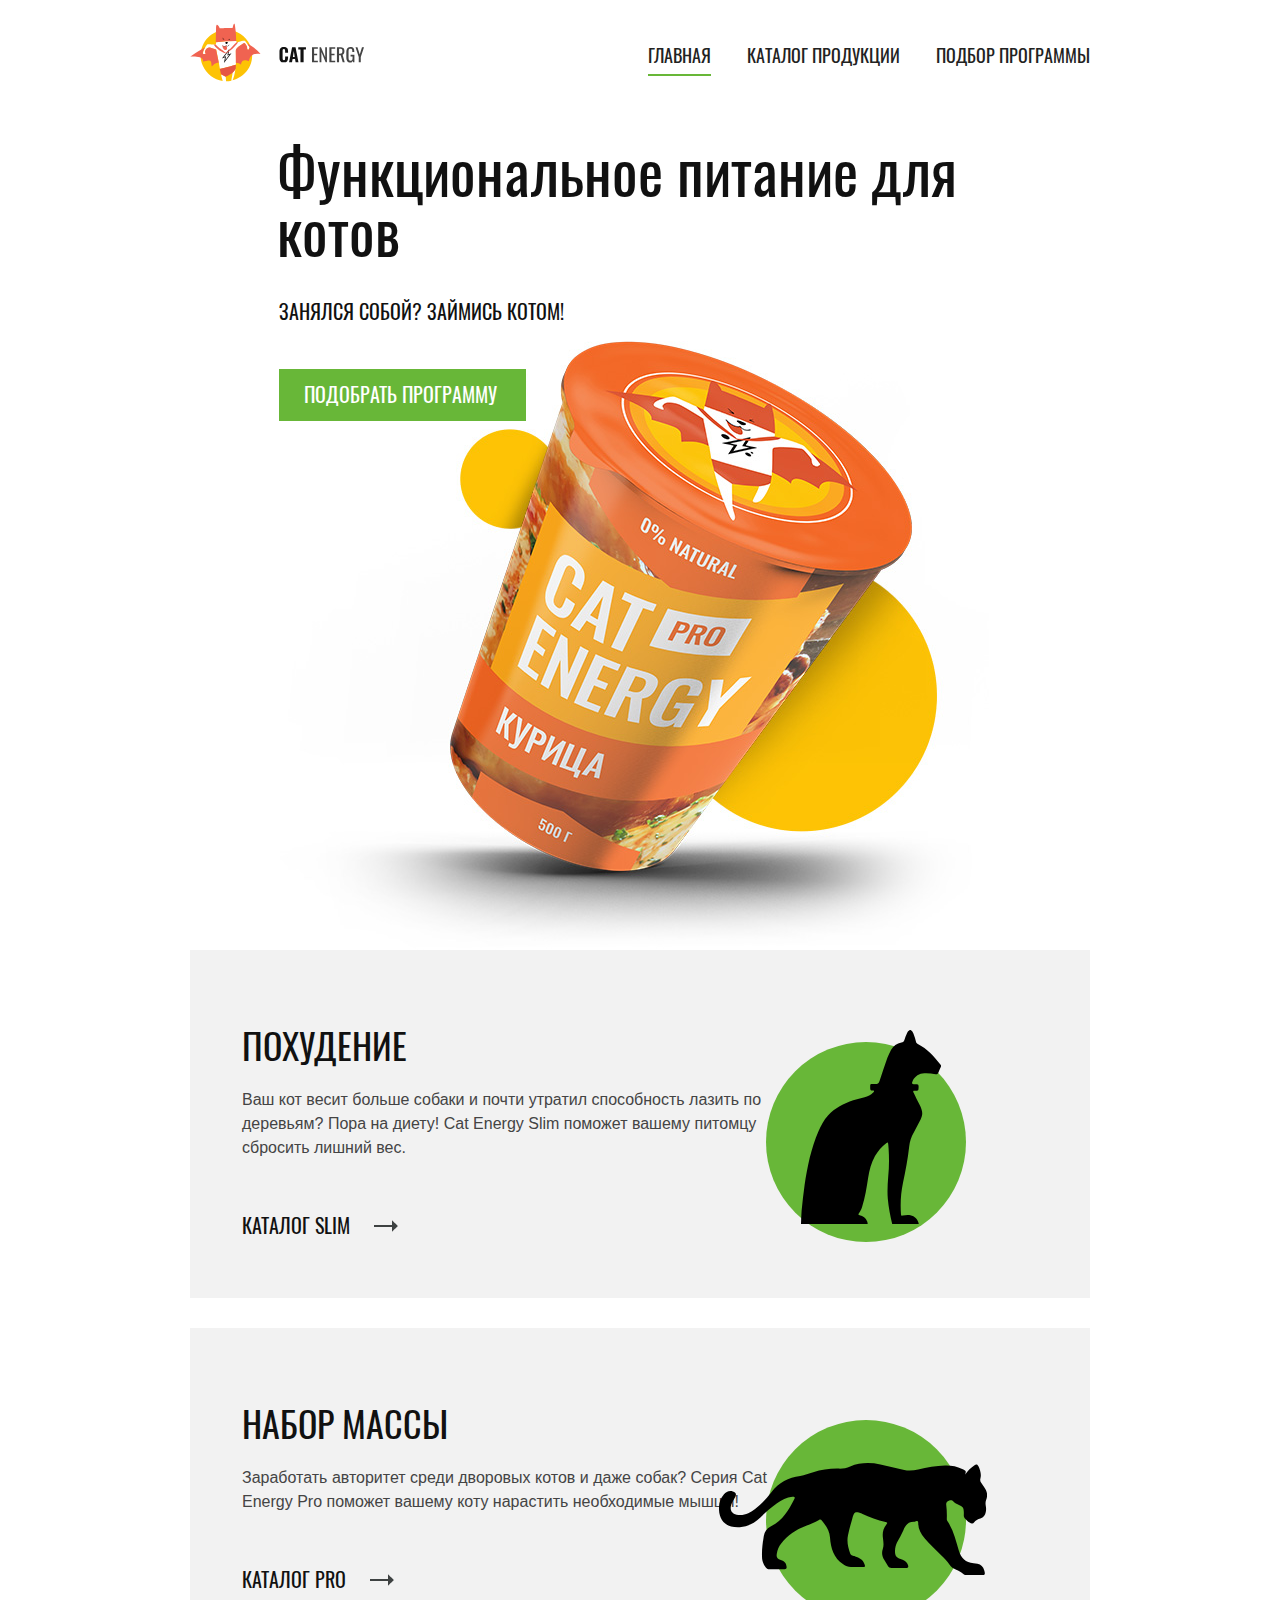
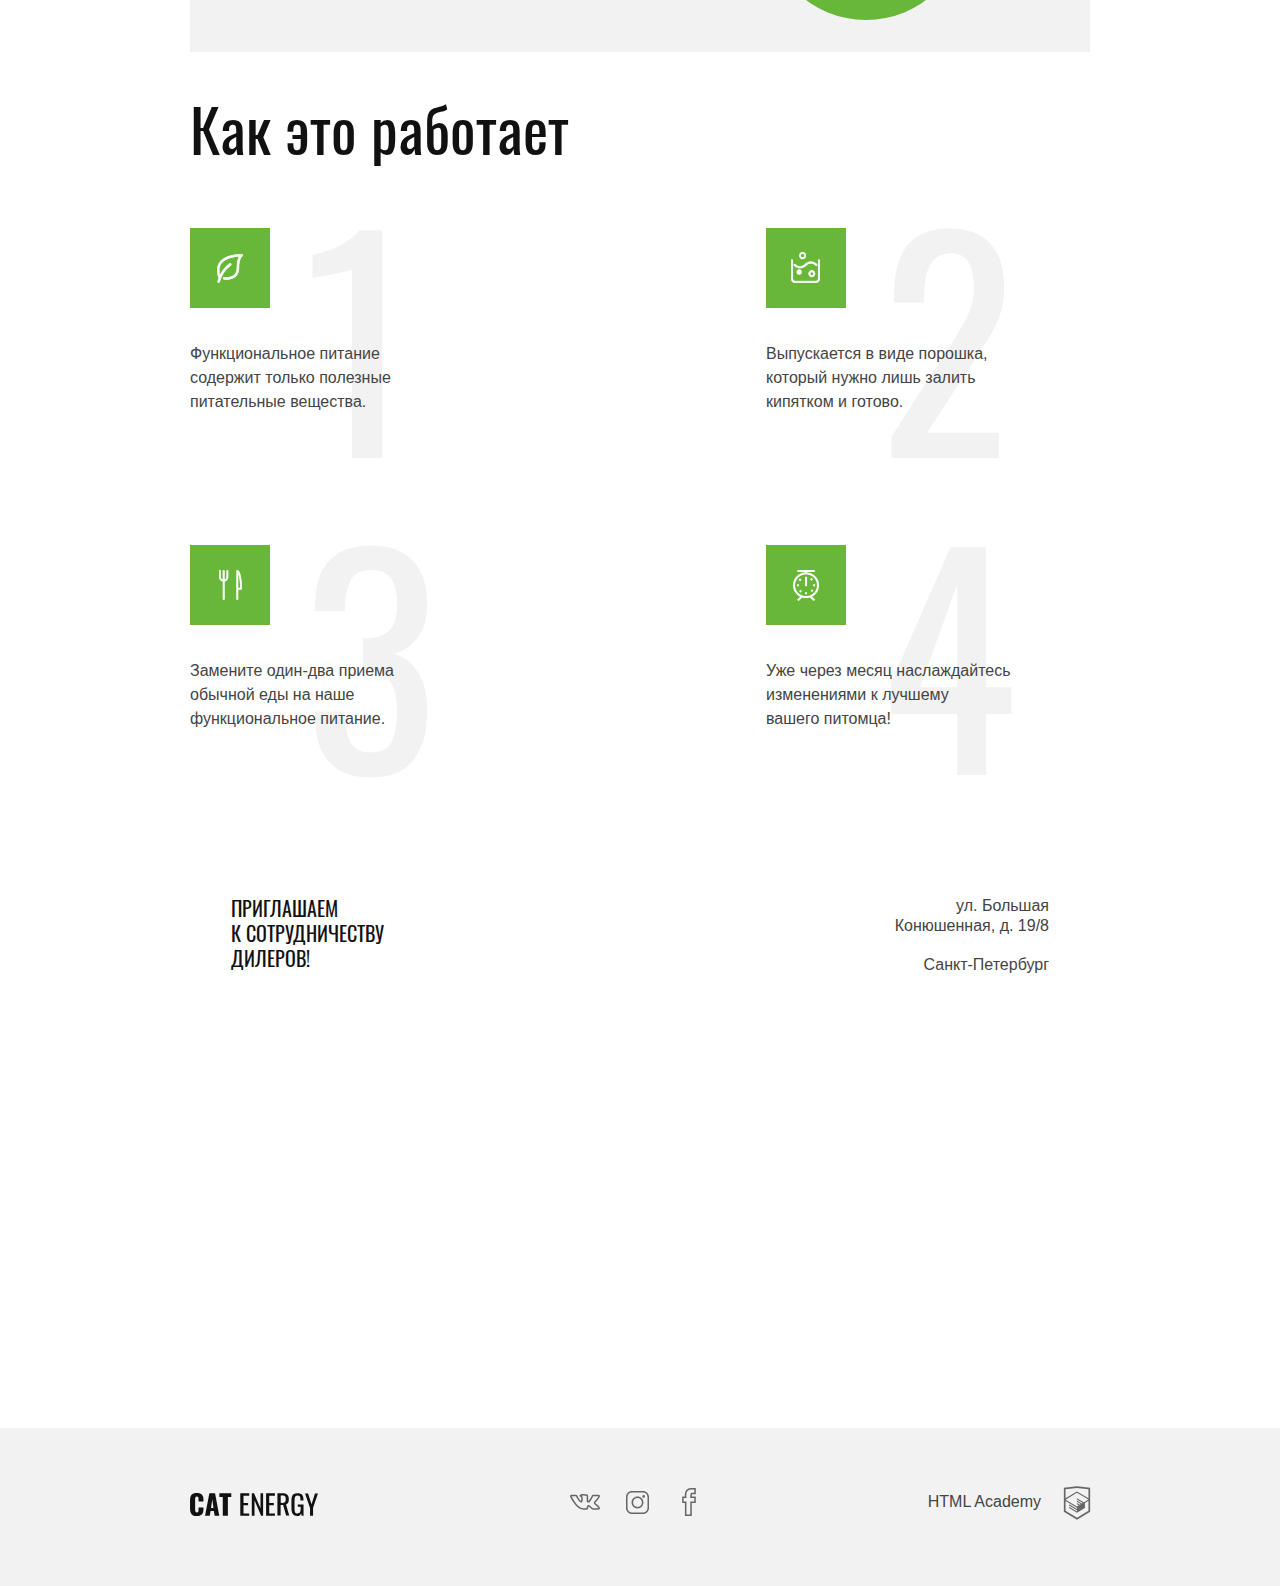
<file: index.html>
<!DOCTYPE html>
<html lang="ru">

<head>
  <meta charset="utf-8">
  <title>HTML Academy: Кэт энерджи</title>
  <meta name="viewport" content="width=device-width,initial-scale=1">
  <link rel="preload" href="fonts/oswaldregular.woff2" as="font">
  <link rel="preload" href="fonts/oswaldmedium.woff2" as="font">
  <link rel="stylesheet" href="css/style.min.css">
</head>

<body class="index">
  <div style="display: none">
    <svg xmlns="http://www.w3.org/2000/svg" xmlns:xlink="http://www.w3.org/1999/xlink"><symbol id="icon-cat-pro" viewbox="0 0 134 56">
  <g>
    <path d="M123.1,5.8c1.2-1.9,2.7-3.4,4.5-4.6c1-0.7,1.6-0.7,2.2,0.6c0.8,1.9,1.5,3.9,0.9,6c-0.2,0.8-0.1,1.4,0.4,2.1
    c0.6,0.8,1.1,1.6,1.6,2.3c1.3,1.9,1.8,3.9,0.9,6.2c-0.4,1-0.4,2-0.2,3.1c0.2,1,0.2,2,0,3c-0.3,1.6-1.1,2.7-2.7,3.2
    c-1.3,0.3-2.4,0.9-3.2,2c-0.2,0.3-0.5,0.5-0.9,0.5c-1.2,0.2-4.2-2.5-4.2-3.7c0-0.2,0-0.4,0-0.6c0.1-3.6-0.1-3.9-3.4-5.4
    c-0.7-0.3-1.3-0.6-1.8-1.2c-0.6-0.8-1.4-0.7-2.3-0.4c-0.8,0.4-1.4,0.9-1.3,1.9c0.3,2.4,0.4,4.8,0.3,7.3c0,0.3,0.1,0.6,0.2,0.8
    c3.1,4.5,4.3,9.8,5.8,14.9c1.2,3.9,3.4,6,7.4,6.3c0.6,0,1.3,0.2,1.9,0.3c1.8,0.3,2.9,1.5,3.4,3.2c0.7,2.1,0.3,2.6-1.8,2.6
    c-2.2,0-4.3,0-6.5,0c-0.9,0-1.6-0.2-2.3-0.8c-1-1-2.2-1.4-3.4-2c-1.3-0.6-2.6-1.3-3.4-2.6c-1.1-1.7-2.6-3.1-4-4.5
    c-2.8-2.9-5.8-5.7-8.4-8.7c-1.9-2.2-3.2-4.6-3.2-7.6c0-0.9-0.2-1.3-1.2-0.9c-0.3,0.2-0.7,0.3-1,0.3c-2.8,0-4.2,1.7-5.2,4.2
    c-0.9,2.1-2.1,4.1-3.2,6.2C88.5,40.9,88,42.4,88,44c0,2.4,0.6,3.2,2.8,4c1.4,0.5,2.7,1,3.4,2.4c0.8,1.6,0.6,2-1.1,2.1
    c-2.3,0-4.5,0-6.8,0c-0.9,0-1.5-0.3-1.9-1.1c-0.6-1-1.2-2-1.8-3c-1-1.7-1.4-3.4-0.7-5.4c0.6-1.7,0.3-3.6,0.1-5.3
    c-0.4-2.6,0-4.9,1.7-7c0.6-0.7,0.6-1-0.4-1.2c-4.1-0.8-8-2.3-11.8-4.1c0,0-0.1,0-0.1-0.1c-3.2-1.2-3.8-1-4.7,2.3
    c-0.8,2.8-1.6,5.6-2.2,8.5c-0.7,3.2,0.1,6.2,1.1,9.2c0.4,1.2,1.6,1.1,2.5,1.4c2,0.6,3.7,1.4,4.5,3.5c0.7,1.6,0.6,1.8-1.1,1.8
    c-1.7,0-3.4-0.1-5.2,0c-1.6,0.1-2.8-0.5-4.2-1.4c-4.8-3.2-6.2-8.1-6.6-13.4c-0.2-3.3-2-5.9-4.1-8.4c-0.4-0.5-0.8-0.7-1.4-0.3
    c-2.1,1.3-4.5,2.1-6.7,3c-4.8,1.8-9,4.6-12.2,8.8c-1.2,1.5-1.9,3.2-2.2,5.1c-0.3,1.8,0.2,2.6,2,3.1c1.9,0.6,2.7,1.5,2.9,3.4
    c0.1,0.8-0.2,1.2-1,1.2c-2.7,0-5.4,0-8.1,0c-0.6,0-1-0.4-1.3-0.8c-1.3-1.6-1.9-3.5-1.9-5.5c-0.1-3.5,0.3-6.9,0.9-10.3
    c0.4-2.1,1.4-3.8,3.4-4.8c5.9-2.8,9-8.1,11.8-13.6c0.6-1.1,0.1-1.3-0.9-1.2c-2.9,0.3-5.4,1.6-7.7,3.2c-3,2.1-5.7,4.6-8.3,7.1
    c-2.9,2.7-6.2,4.6-10.3,4.9C3.1,32.5-0.3,28.4,0,21.8c0.1-2.3,0.9-4.4,2.4-6.1c1.2-1.3,2.6-2,4.5-1.5c1.5,0.4,1.9,1.2,1.3,2.7
    c-0.3,0.6-0.7,1.1-1,1.7c-0.4,0.6-0.8,1.3-1,2c-1.1,3,0.4,5.1,3.5,5.4c3.3,0.3,6-1.1,8.5-3.1c3-2.4,5.7-5.2,8-8.3
    c3.7-4.8,8.5-7.3,14.4-8.1c2.3-0.3,4.3-1.3,6.5-1.9c4.1-1.2,8.3-1.9,12.7-1.8c2,0.1,3.9-0.3,5.8-1.1c4.9-2,10-2,15.1-1
    c4,0.8,8,1.8,11.9,2.8c2.2,0.5,4.7,0.3,7-0.2c4.4-1,8.9-1.9,13.4-2c3-0.1,5.9,0.4,8.6,1.7C123.6,3.9,123.6,3.9,123.1,5.8z"></path>
  </g>
</symbol><symbol id="icon-cat-slim" viewbox="0 0 70 97">
  <g>
    <path d="M54.8,0c-0.1,0-0.3,0-0.4,0c-0.7,0.4-1.1,0.9-1.4,1.6c-0.6,1.1-1,2.3-1.3,3.4c-0.2,0.8-0.7,1.2-1.5,1.3
    c-2.3,0.4-4,1.7-5.2,3.7c-0.7,1.3-1.3,2.6-1.8,3.9c-1.4,3.7-2.5,7.5-3.8,11.2C38.7,27,38.6,27,36.7,27c-2.3,0-2.1-0.4-2.1,2.1
    c0,0.8,0.2,1.2,1.1,1.2c0.3,0,0.7-0.1,0.8,0.2c0.1,0.3-0.2,0.5-0.4,0.7c-1.2,1.3-2.7,2-4.3,2.4c-1.9,0.5-3.8,0.9-5.7,1.5
    c-4.7,1.6-9.1,3.8-12.6,7.6c-2.1,2.3-3.5,5-4.7,7.8C5,59.2,3.2,68.3,1.8,77.5c-0.6,4.3-1.1,8.6-1.5,13C0.2,92.7,0,94.8,0,97
    c11.1,0,22.2,0,33.3,0c0.1-0.5-0.1-0.9-0.2-1.3c-0.7-1.8-2.1-2.7-3.8-3.1c-0.7-0.2-0.8-0.4-0.4-0.9c0.7-0.9,1.2-2,1.6-3.1
    c1.6-4.8,2.3-9.8,3.1-14.8C34.2,70,35.1,66.4,37,63c1.5-2.5,3.3-4.6,5.6-6.4c0.8-0.6,0.9-0.6,1,0.4c0.1,0.7,0.1,1.4,0.2,2.2
    c0.3,4.7,0.3,9.5-0.2,14.2c-0.3,3.7-0.5,7.4-0.2,11c0.4,4.3,1.2,8.4,2.2,12.6c4.4,0,8.9,0,13.3,0c-0.3-2.2-2.1-4-4.2-4.4
    c-1.3-0.2-2.5-0.1-3.8,0.2c-0.6,0.1-0.8,0-0.9-0.6c-0.4-5.3-0.1-10.6,1-15.8c1.3-6,2.4-12.1,3.1-18.2c0.3-2.5,1-4.8,2.3-7
    c1.2-2.1,2.2-4.3,3.4-6.5c0.9-1.7,1.1-3.4,0.4-5.2c-0.3-0.7-0.5-1.4-0.9-2.1c-1-2-2-3.9-2.9-5.9c-0.5-1-0.4-1.1,0.7-1.1
    c1.6,0,1.6,0,1.7-1.6c0-0.2,0-0.4,0-0.7c0-0.7-0.3-1.1-1-1c-0.5,0-1,0-1.5,0c-0.7,0-0.9-0.3-0.7-1c0.6-2.3,2.8-4.1,5.1-4.4
    c2.2-0.3,4.4,0,6.6,0.4c0.6,0.1,1,0,1.3-0.6c0.4-1,0.8-2,1.3-3c0.2-0.4,0.2-0.8-0.1-1.1C66.6,13.2,63.1,9.4,58.4,7
    c-0.5-0.3-0.8-0.6-0.9-1.1c-0.3-1.4-0.7-2.8-1.3-4.2C55.9,1,55.6,0.4,54.8,0z"></path>
  </g>
</symbol><symbol id="icon-close" viewbox="0 0 18 18">
  <polygon points="18,1.3 16.7,0 9,7.7 1.3,0 0,1.3 7.7,9 0,16.7 1.3,18 9,10.3 16.7,18 18,16.7 10.3,9 "></polygon>
</symbol><symbol id="icon-fb-mobile" viewbox="0 0 10 19">
  <g>
    <path d="M7.1,19H2v-8.8H0V5.8h1.9c-0.1-2,0.2-3.4,1.1-4.4C3.8,0.5,5,0.1,6.5,0L10,0v4.2H7.2C7.1,4.4,7,5,7,5.8H10v4.4H7.1V19z
      M3.1,18h2.8V9.1h2.9V6.8H5.9l0-0.5c0-1.4,0-2.6,0.7-3.1l0.1-0.1h2.1V1H6.5c-1.2,0.1-2,0.4-2.6,1c-0.8,0.8-1,2.3-0.8,4.2l0.1,0.6
    H1.1v2.3h2V18z"></path>
  </g>
</symbol><symbol id="icon-fb" viewbox="34.789 -4.709 13.518 27.75">
  <g>
    <path d="M44.32,23.041h-6.816V10.137h-2.715V3.763h2.629c-0.202-2.887,0.298-5,1.519-6.444c1.039-1.229,2.583-1.911,4.588-2.026
    l4.782-0.001v6.15h-3.755c-0.166,0.315-0.251,1.093-0.252,2.321h3.978v6.375H44.32V23.041z M39.004,21.541h3.816V8.637h3.957V5.263
    h-3.953l-0.016-0.734c-0.044-2.04,0.002-3.784,1.007-4.46l0.19-0.127h2.801v-3.15h-3.239c-1.557,0.091-2.711,0.581-3.485,1.496
    c-1.041,1.231-1.41,3.298-1.099,6.144l0.092,0.832h-2.786v3.375h2.715V21.541z"></path>
  </g>
</symbol><symbol id="icon-gift" viewbox="0 0 55.5 60"><path fill="#FFF" d="m52.3 12.2h-7c.5-.7.8-1.4 1.1-2.2.6-2 .4-4.1-.6-5.9s-2.6-3.1-4.6-3.7-4.1-.4-5.9.6c-3.6 2-6.2 6.1-7.6 9-1.4-2.9-4-7.1-7.6-9-3.8-2-8.5-.6-10.5 3.1-1.4 2.7-1.2 5.8.5 8.1h-7c-1.7 0-3.1 1.4-3.1 3.1v9.4c0 1.7 1.4 3.1 3.1 3.1h.9v26.1c0 3.3 2.7 6 6 6h35.5c3.3 0 6-2.7 6-6v-26.1h.8c1.7 0 3.1-1.4 3.1-3.1v-9.4c.1-1.7-1.3-3.1-3.1-3.1zm-15.8-9.2c1.3-.7 2.7-.8 4.1-.4 1.3.4 2.4 1.3 3.1 2.6s.8 2.7.4 4.1c-.4 1.2-1.1 2.2-2.2 2.9h-12.5c1.1-2.6 3.6-7.2 7.1-9.2zm-24.8 2.2c1.5-2.6 4.7-3.6 7.3-2.2 3.5 1.9 6 6.6 7.1 9.1h-12.6c-2.3-1.4-3.1-4.5-1.8-6.9zm14.8 22.6v13.7h-20.1v-13.7zm-20.1 26.1v-10h20.2v13.7h-16.6c-2 0-3.6-1.7-3.6-3.7zm39.1 3.7h-16.6v-13.7h20.2v10c0 2-1.6 3.7-3.6 3.7zm3.6-16.1h-20.2v-13.7h20.2zm4-16.8c0 .4-.3.7-.7.7h-2s0 0 0 0h-22.7s0 0 0 0h-22.5s0 0 0 0h-2c-.4 0-.7-.3-.7-.7v-9.4c0-.4.3-.7.7-.7h49.2c.4 0 .7.3.7.7z"></path></symbol><symbol id="icon-htmlacademy" viewbox="0 0 60 60"><path d="M30.2 5h-.2l-19.7 2.1v36.2l19.7 11.7 19.7-11.7v-36.2l-19.5-2.1zm17 36.8l-17.2 10.2-17.2-10.2v-14.8l17.1 10.2v1.8l-11.7-7v1.8l11.8 7.1v1.9l-11.8-7v1.8l11.8 7 11.9-7.1v-7.6l5.3-3.2v15.1zm-.1-17l-4.7 2.8-2.2 1.3-10.3-6.1v1.8l8.8 5.3h-.1l-.2.1-1.3.7-7.3-4.3v1.8l5.8 3.4-1.4.9-4.3-2.6v1.8l2.9 1.7-2.9 1.7-17-10.1 17-10.2 17.2 10zm.1-1.8l-17.3-10.2-17.1 10.2v-13.6l17.2-1.8 17.2 1.8v13.6z"></path></symbol><symbol id="icon-insta-mobile" viewbox="0 0 16 16">
  <style type="text/css">
    .st0 {
      fill: #231F20;
    }
  </style>
  <path class="st0" d="M11.8,1C13.6,1,15,2.4,15,4.2v7.7c0,1.7-1.4,3.1-3.1,3.1H4.2C2.4,15,1,13.6,1,11.8V4.2C1,2.4,2.4,1,4.2,1
  L11.8,1 M11.8,0H4.2C1.9,0,0,1.9,0,4.2v7.7C0,14.1,1.9,16,4.2,16h7.7c2.3,0,4.2-1.9,4.2-4.2V4.2C16,1.9,14.1,0,11.8,0L11.8,0z"></path>
  <path class="st0" d="M8,4.9c1.7,0,3.1,1.4,3.1,3.1c0,1.7-1.4,3.1-3.1,3.1c-1.7,0-3.1-1.4-3.1-3.1C4.9,6.3,6.3,4.9,8,4.9 M8,3.9
  C5.7,3.9,3.9,5.7,3.9,8s1.8,4.1,4.1,4.1s4.1-1.8,4.1-4.1S10.3,3.9,8,3.9L8,3.9z"></path>
  <circle class="st0" cx="12.3" cy="3.7" r="0.9"></circle>
</symbol><symbol id="icon-insta" viewbox="-3 -3 23 23">
  <path d="M14.002-1.501c2.48,0,4.498,2.02,4.498,4.501v11c0,2.481-2.018,4.5-4.498,4.5H3.01
  c-2.48,0-4.498-2.019-4.498-4.5V3c0-2.481,2.018-4.5,4.498-4.5h10.992 M14.002-3H3.01C-0.29-3-2.987-0.301-2.987,3v11.001
  C-2.987,17.299-0.29,20,3.01,20h10.995C17.301,20,20,17.299,20,13.999V3C20-0.301,17.301-3,14.002-3L14.002-3z"></path>
  <path d="M8.506,4.078c2.44,0,4.429,1.985,4.429,4.428c0,2.44-1.989,4.43-4.429,4.43c-2.443,0-4.428-1.989-4.428-4.43
  C4.078,6.063,6.063,4.078,8.506,4.078 M8.506,2.578c-3.273,0-5.928,2.654-5.928,5.928s2.654,5.927,5.928,5.927
  c3.274,0,5.926-2.653,5.926-5.927S11.78,2.578,8.506,2.578L8.506,2.578z"></path>
  <circle cx="14.646" cy="2.379" r="1.341"></circle>
</symbol><symbol id="icon-mail" viewbox="0 0 17 13">
  <path d="M15.6,11.6H1.4V5.8H0V13h17V5.8h-1.4V11.6z M0,0v2.3l8.5,7.1L17,2.3V0H0z M15.6,1.6L8.5,7.5L1.4,1.6V1.4h14.2L15.6,1.6z"></path>
</symbol><symbol id="icon-mobile-menu" viewbox="0 0 24 18">
  <rect y="16" width="24" height="2"></rect>
  <rect y="8" width="24" height="2"></rect>
  <rect width="24" height="2"></rect>
</symbol><symbol id="icon-phone" viewbox="0 0 20 20">
  <path d="M17.9,9.4H9.4v1.2h8.5l-2.1,2.1l0.9,0.9l3.1-3.1c0.2-0.2,0.2-0.6,0-0.9l-3.1-3.1l-0.9,0.9L17.9,9.4z"></path>
  <path d="M8.1,19.4v-6.2c0-0.3-0.3-0.6-0.6-0.6H4.4l0,0H3.1l0,0c0,0.7,0.6,1.2,1.2,1.2h2.5v5H3.1c-1,0.1-1.8-0.7-1.9-1.7
  c0-0.1,0-0.1,0-0.2V3.1c0-1,0.8-1.8,1.7-1.8c0.1,0,0.1,0,0.2,0h3.7v5H4.4c-0.7,0-1.2,0.6-1.2,1.2h4.4c0.3,0,0.6-0.3,0.6-0.6V0.6
  C8.1,0.3,7.8,0,7.5,0H3.1C1.5-0.1,0.1,1.2,0,2.9C0,3,0,3.1,0,3.1v13.7c-0.1,1.7,1.2,3.1,2.9,3.1c0.1,0,0.2,0,0.2,0h4.4
  C7.8,20,8.1,19.7,8.1,19.4z"></path>
</symbol><symbol id="icon-vk-mobile" viewbox="0 0 22 12">
  <g>
    <path d="M17.6,12c-0.3,0-0.9-0.1-1.5-0.5c-0.5-0.3-0.9-0.7-1.3-1.2c-0.3-0.3-0.9-0.9-1.1-0.9c-0.2,0.1-0.4,0.7-0.3,1.2
    c0,0.1,0,0.6-0.3,0.9c-0.3,0.3-0.8,0.4-0.9,0.4l-1.4,0c-0.7,0-3.2-0.2-5.4-2.3C2.5,7.1,0.2,2.2,0.1,2C0,1.6-0.1,1.2,0.2,0.9
    c0.3-0.3,0.8-0.4,1-0.4l3,0l0.1,0c0.1,0,0.4,0.1,0.7,0.3c0.3,0.2,0.4,0.5,0.5,0.6c0,0,0.5,1.1,1.1,2c1,1.5,1.4,1.9,1.5,2
    C8.2,5,8.3,4,8.2,3.1c0-0.4-0.1-0.8-0.2-1C7.9,2,7.7,1.9,7.5,1.9L6.9,1.4C6.9,0.9,7.4,0.5,7.8,0.3C8.3,0.1,9.1,0,10.1,0l0.5,0
    c0.9,0,1.2,0.1,1.6,0.1c1.2,0.3,1.2,1.3,1.1,2.5c0,0.4,0,0.8,0,1.2c0,0.1,0,0.2,0,0.4c0,0.3,0,0.8,0.1,1c0.2-0.1,0.6-0.5,1.5-1.9
    c0.6-0.9,1-1.9,1.1-2.1l0,0c0.1-0.3,0.4-0.7,1.2-0.7l3.1,0c0,0,0.1,0,0.3,0c0.7,0,1.2,0.2,1.3,0.7c0.2,0.5,0.1,1.3-1.7,3.5
    c-0.3,0.3-0.5,0.6-0.7,0.9C19,6,18.6,6.6,18.6,6.7c0,0.1,0.5,0.5,0.9,0.9c1.1,0.9,1.9,1.7,2.2,2.3c0.4,0.6,0.3,1,0.2,1.3
    c-0.3,0.7-1.2,0.7-1.4,0.8l-2.8,0C17.7,12,17.6,12,17.6,12z M13.7,8.3c0.7,0,1.2,0.6,1.8,1.2c0.4,0.4,0.7,0.8,1.1,1
    c0.5,0.3,1,0.3,1,0.3l0.1,0l2.8,0c0.1,0,0.3-0.1,0.4-0.1c0,0,0-0.1-0.1-0.1c-0.3-0.5-1-1.3-2-2.1c-0.9-0.7-1.3-1.1-1.4-1.7
    c0-0.6,0.4-1.1,1.2-2.1c0.2-0.2,0.4-0.5,0.7-0.8c1.1-1.4,1.4-2,1.5-2.3c-0.1,0-0.5,0-0.5,0l-3.2,0c-0.1,0-0.2,0-0.2,0
    C16.9,2,16.4,3.1,15.8,4c-1.4,2.1-2,2.4-2.5,2.4c-0.1,0-0.3,0-0.4-0.1c-0.7-0.4-0.7-1.4-0.7-2.1c0-0.1,0-0.2,0-0.3
    c0-0.5,0-0.9,0-1.3c0.1-1.3,0-1.3-0.3-1.4c-0.3-0.1-0.5-0.1-1.4-0.1l-0.5,0c-0.5,0-1,0-1.4,0.1c0.1,0.1,0.1,0.1,0.2,0.2
    c0.4,0.5,0.4,1.5,0.4,1.7c0.1,1.3,0,2.9-0.7,3.3C8.4,6.4,8.3,6.5,8.1,6.5C7.5,6.5,6.8,5.8,5.6,4C5,2.9,4.5,1.8,4.5,1.8
    c0,0,0-0.1-0.1-0.1c-0.1,0-0.2-0.1-0.2-0.1l-2.9,0c0,0,0,0-0.1,0c0.4,0.9,2.5,5,4.8,7.2c2,1.9,4.3,2,4.7,2l1.4,0c0,0,0.2,0,0.2-0.1
    c0,0,0,0,0-0.1c0-0.2,0-2,1.2-2.3C13.5,8.3,13.6,8.3,13.7,8.3z"></path>
  </g>
</symbol><symbol id="icon-vk" viewbox="3.007 11.628 30.004 15.761">
  <g>
    <path d="M26.945,27.388c-0.386,0-1.17-0.082-2.075-0.632c-0.642-0.385-1.223-0.968-1.784-1.532
    c-0.438-0.44-1.171-1.177-1.447-1.177c-0.268,0.075-0.481,0.921-0.476,1.569c0.004,0.113-0.001,0.774-0.468,1.213
    c-0.425,0.4-1.088,0.485-1.216,0.498l-1.926,0.007c-0.967,0-4.358-0.218-7.429-3.021c-3.674-3.358-6.835-9.798-6.968-10.07
    c-0.197-0.462-0.248-1.066,0.152-1.482c0.392-0.413,1.081-0.472,1.359-0.479l4.083-0.024l0.115,0.008
    c0.091,0.014,0.567,0.095,0.957,0.349c0.388,0.247,0.59,0.651,0.626,0.73c0.01,0.021,0.649,1.432,1.475,2.684
    c1.312,1.99,1.896,2.455,2.103,2.562c0.188-0.417,0.277-1.7,0.187-2.871c0.001-0.493-0.101-1.098-0.252-1.278
    c-0.112-0.134-0.426-0.253-0.778-0.294l-0.722-0.691c-0.096-0.658,0.635-1.226,1.149-1.446c0.737-0.316,1.792-0.382,3.147-0.382
    l0.71,0.005c1.235,0.012,1.622,0.081,2.149,0.191c1.702,0.361,1.64,1.729,1.567,3.312c-0.021,0.464-0.046,1.001-0.046,1.621
    c0,0.151-0.005,0.312-0.011,0.479c-0.012,0.38-0.032,1.038,0.093,1.304c0.219-0.145,0.852-0.665,2.072-2.483
    c0.783-1.165,1.4-2.539,1.517-2.803l0.001-0.001c0.182-0.43,0.608-0.941,1.613-0.946l4.274-0.024
    c0.012-0.003,0.172-0.016,0.377-0.016c0.98,0,1.597,0.287,1.832,0.854c0.269,0.65,0.169,1.657-2.354,4.605
    c-0.37,0.432-0.697,0.804-0.982,1.127c-0.598,0.678-1.216,1.379-1.237,1.595c0.053,0.169,0.662,0.665,1.252,1.145
    c1.53,1.247,2.528,2.264,3.033,3.073c0.522,0.759,0.429,1.33,0.258,1.677c-0.424,0.864-1.638,0.973-1.877,0.985l-3.79,0.047
    C27.153,27.382,27.063,27.388,26.945,27.388z M21.638,22.548c0.899,0,1.682,0.786,2.511,1.618c0.497,0.5,1.011,1.016,1.496,1.307
    c0.727,0.44,1.316,0.421,1.398,0.412l0.103-0.009l3.805-0.047c0.171-0.012,0.411-0.073,0.536-0.136
    c-0.018-0.039-0.048-0.094-0.098-0.167c-0.449-0.718-1.388-1.659-2.686-2.718c-1.184-0.963-1.801-1.465-1.865-2.244
    c-0.066-0.805,0.493-1.439,1.607-2.703c0.28-0.318,0.604-0.685,0.967-1.109c1.559-1.821,1.957-2.64,2.058-2.956
    c-0.17-0.029-0.648-0.021-0.678-0.018l-4.361,0.028c-0.191,0.001-0.249,0.035-0.249,0.036c-0.176,0.414-0.812,1.812-1.644,3.05
    c-1.895,2.82-2.785,3.2-3.407,3.201c-0.204,0-0.396-0.05-0.569-0.148c-1.003-0.569-0.963-1.834-0.934-2.757
    c0.005-0.149,0.01-0.295,0.01-0.431c0-0.646,0.025-1.207,0.048-1.689c0.076-1.68,0.016-1.692-0.379-1.776
    c-0.409-0.086-0.705-0.147-1.856-0.159l-0.693-0.005c-0.624,0-1.343,0.014-1.906,0.098c0.092,0.074,0.18,0.157,0.259,0.251
    c0.588,0.704,0.604,1.951,0.601,2.194c0.13,1.646,0.061,3.796-1.018,4.313c-0.191,0.092-0.392,0.137-0.597,0.137
    c-0.926,0-1.854-0.885-3.425-3.267c-0.895-1.354-1.56-2.824-1.587-2.887c-0.011-0.021-0.054-0.077-0.075-0.094
    c-0.083-0.054-0.233-0.097-0.32-0.116l-4.001,0.024c-0.021,0.001-0.045,0.002-0.07,0.005c0.591,1.189,3.426,6.592,6.519,9.419
    c2.74,2.502,5.826,2.629,6.417,2.629l1.851-0.003c0.046-0.01,0.218-0.062,0.269-0.1c-0.019,0.018-0.01-0.053-0.01-0.097
    c-0.003-0.265,0.012-2.595,1.578-3.034C21.369,22.566,21.502,22.548,21.638,22.548z"></path>
  </g>
</symbol></svg>
  </div>
  <header class="header header--index container">
    <a class="logo">
      <picture>
        <source media="(min-width: 1300px)" srcset="img/logo-desktop.svg">
        <source media="(min-width: 768px)" srcset="img/logo-tablet.svg">
        <img class="logo__img" src="img/logo-mobile.svg" alt="Логотип Кэт энерджи">
      </picture>
    </a>
    <nav class="menu menu--closed menu--nojs">
      <button class="menu__toggle" type="button">Меню</button>
      <a class="menu__item menu__item--index">Главная</a>
      <a class="menu__item menu__item--index" href="catalog.html">Каталог продукции</a>
      <a class="menu__item menu__item--index" href="form.html">Подбор программы</a>
    </nav>
  </header>
  <main class="main">
    <section class="promo">
      <div class="container">
        <h1 class="title promo__title">Функциональное питание для котов</h1>
        <p class="promo__tagline">Занялся собой? Займись котом!</p>
        <a class="button button--promo" href="form.html">Подобрать программу</a>
      </div>
    </section>
    <ul class="program container">
      <li class="program__item">
        <h3 class="program__title program__title--weight">Похудение</h3>
        <p class="program__description">Ваш кот весит больше собаки и почти утратил способность лазить по деревьям? Пора на диету! Cat Energy Slim поможет вашему питомцу сбросить лишний вес.</p>
        <a class="program__link" href="">Каталог Slim</a>
      </li>
      <li class="program__item">
        <h3 class="program__title program__title--mass">Набор массы</h3>
        <p class="program__description program__description--mass">Заработать авторитет среди дворовых котов и даже собак? Серия Cat Energy Pro поможет вашему коту нарастить необходимые мышцы!</p>
        <a class="program__link" href="#">Каталог pro</a>
      </li>
    </ul>
    <section class="description container">
      <h2 class="title description__title">Как это работает</h2>
      <ul class="description__list">
        <li class="description__item description__item--leaf">Функциональное питание содержит только полезные питательные вещества.</li>
        <li class="description__item description__item--powder">Выпускается в виде порошка, который нужно лишь залить кипятком и готово.</li>
        <li class="description__item description__item--dining">Замените один-два приема обычной еды на наше функциональное питание.</li>
        <li class="description__item description__item--clock">Уже через месяц наслаждайтесь изменениями к лучшему вашего&nbsp;питомца!</li>
      </ul>
    </section>
    <div class="contacts contacts--index">
      <div class="container">
        <div class="contacts__wrap">
          <h4>Приглашаем к&nbsp;сотрудничеству дилеров!</h4>
          <p class="contacts__address">ул. Большая Конюшенная, д. 19/8 <span>Санкт-Петербург</span></p>
        </div>
      </div>
      <div class="map">
        <iframe src="https://www.google.com/maps/embed?pb=!1m18!1m12!1m3!1d1998.6036253002899!2d30.320858715818147!3d59.93871916905452!2m3!1f0!2f0!3f0!3m2!1i1024!2i768!4f13.1!3m3!1m2!1s0x4696310fca145cc1%3A0x42b32648d8238007!2sBolshaya+Konyushennaya+Street%2C+19%2F8%2C+Sankt-Peterburg%2C+Russia%2C+191186!5e0!3m2!1sen!2slv!4v1555863480526!5m2!1sen!2slv" allowfullscreen=""></iframe>
      </div>
    </div>
  </main>
  <footer class="footer">
    <div class="container footer__wrap">
      <a class="logo logo--footer" href="">
        <img class="logo__img-footer" src="img/logo-footer.svg" width="128" height="24" alt="логотип Кэт энерджи">
      </a>
      <div class="social">
        <a class="social__link" href="#" target="_blank" title="Наш Вконтакте"><span class="visually-hidden">Мы в Вконтакте</span>
          <svg class="social__icon social__icon--vk" width="22" height="12"><use xlink:href="#icon-vk"></use></svg>
        </a>
        <a class="social__link" href="#" target="_blank" title="Наш Инстаграм"><span class="visually-hidden">Мы в Инстаграм</span>
        <svg class="social__icon social__icon--insta" width="16" height="16">
              <use xlink:href="#icon-insta"></use>
            </svg>
          </a>
        <a class="social__link" href="#" target="_blank" title="Наш Фейсбук"><span class="visually-hidden">Мы в Фейсбуке</span>
        <svg class="social__icon social__icon--fb" width="10" height="19">
              <use xlink:href="#icon-fb"></use>
            </svg>
          </a>
      </div>
      <div class="copyright">
        <a class="copyright__link" href="https://htmlacademy.ru/intensive/adaptive" target="_blank">HTML Academy</a>
        <a class="copyright__link-logo" href="https://htmlacademy.ru/intensive/adaptive" target="_blank">
          <svg class="copyright__icon" width="40" height="40">
              <use xlink:href="#icon-htmlacademy"></use>
            </svg>
        </a>
      </div>
    </div>
  </footer>
  <script type="text/javascript" src="js/script.js"></script>
</body>

</html>
</file>
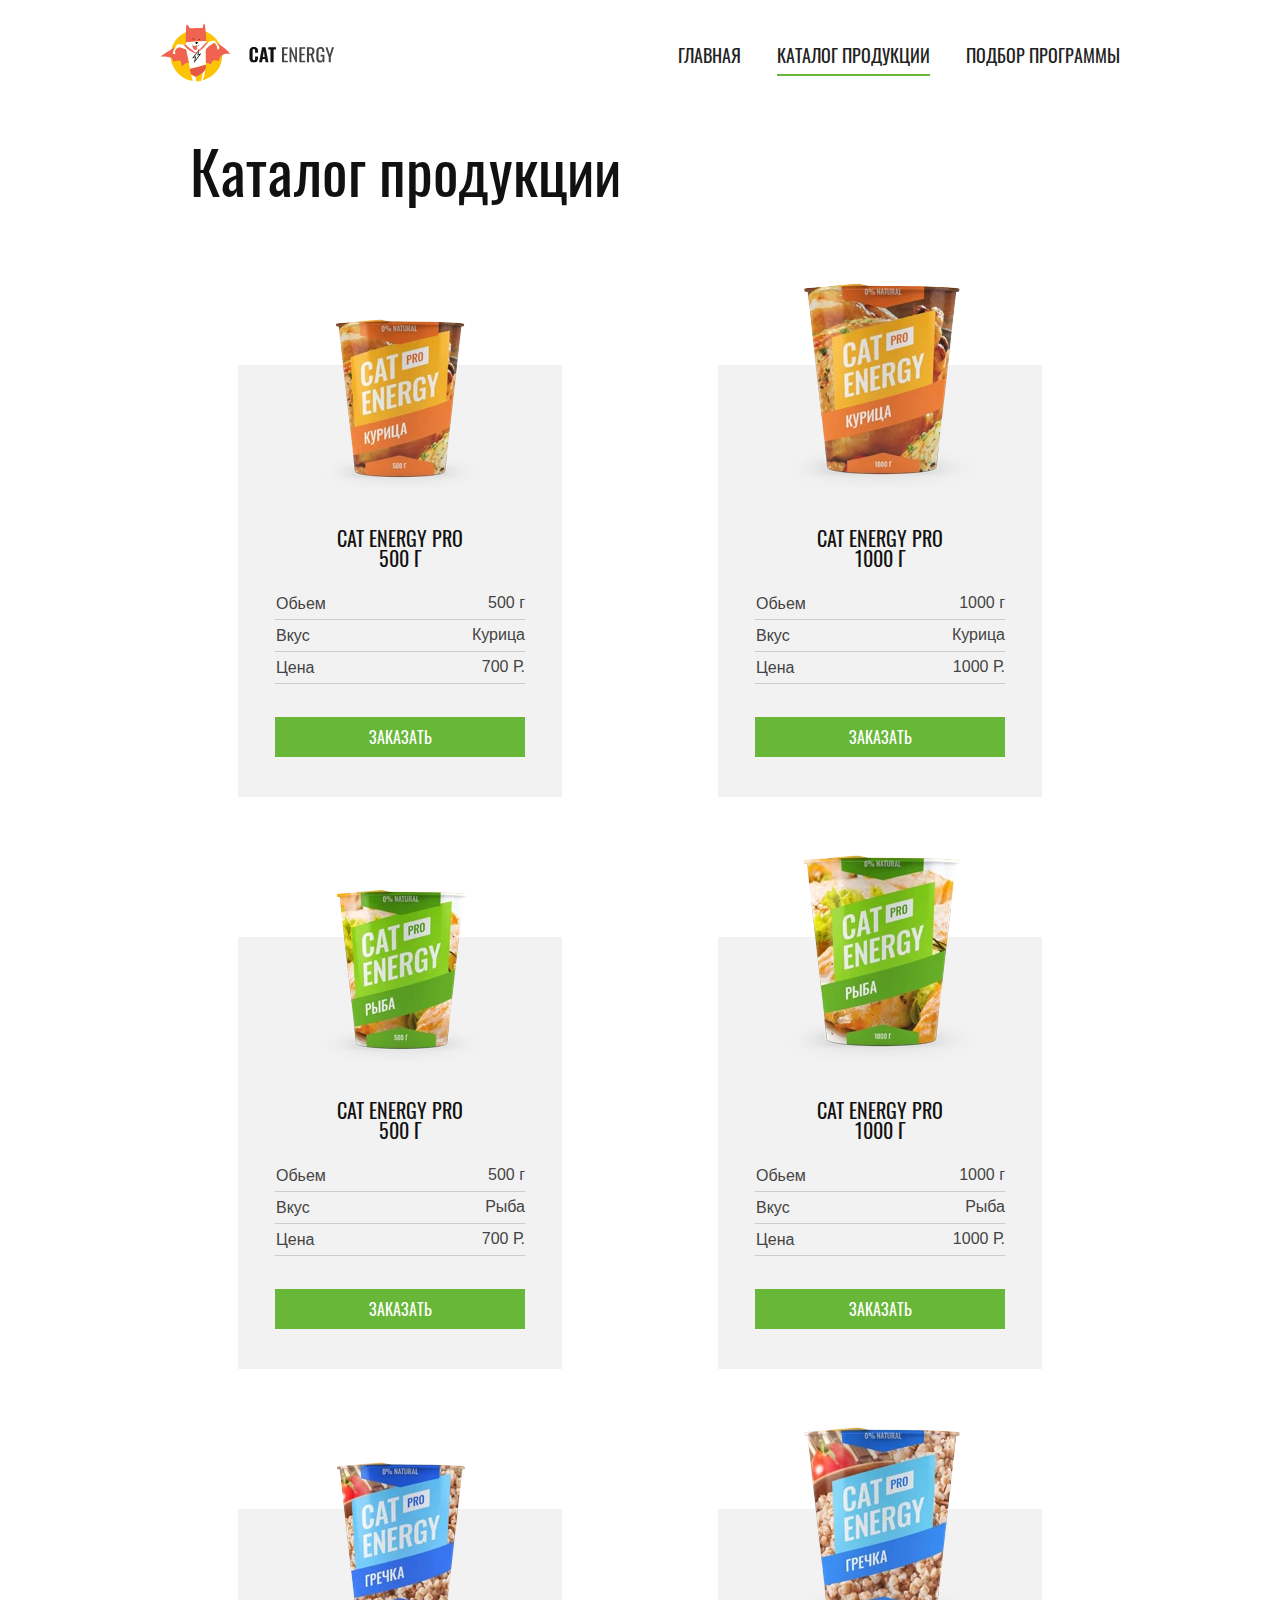
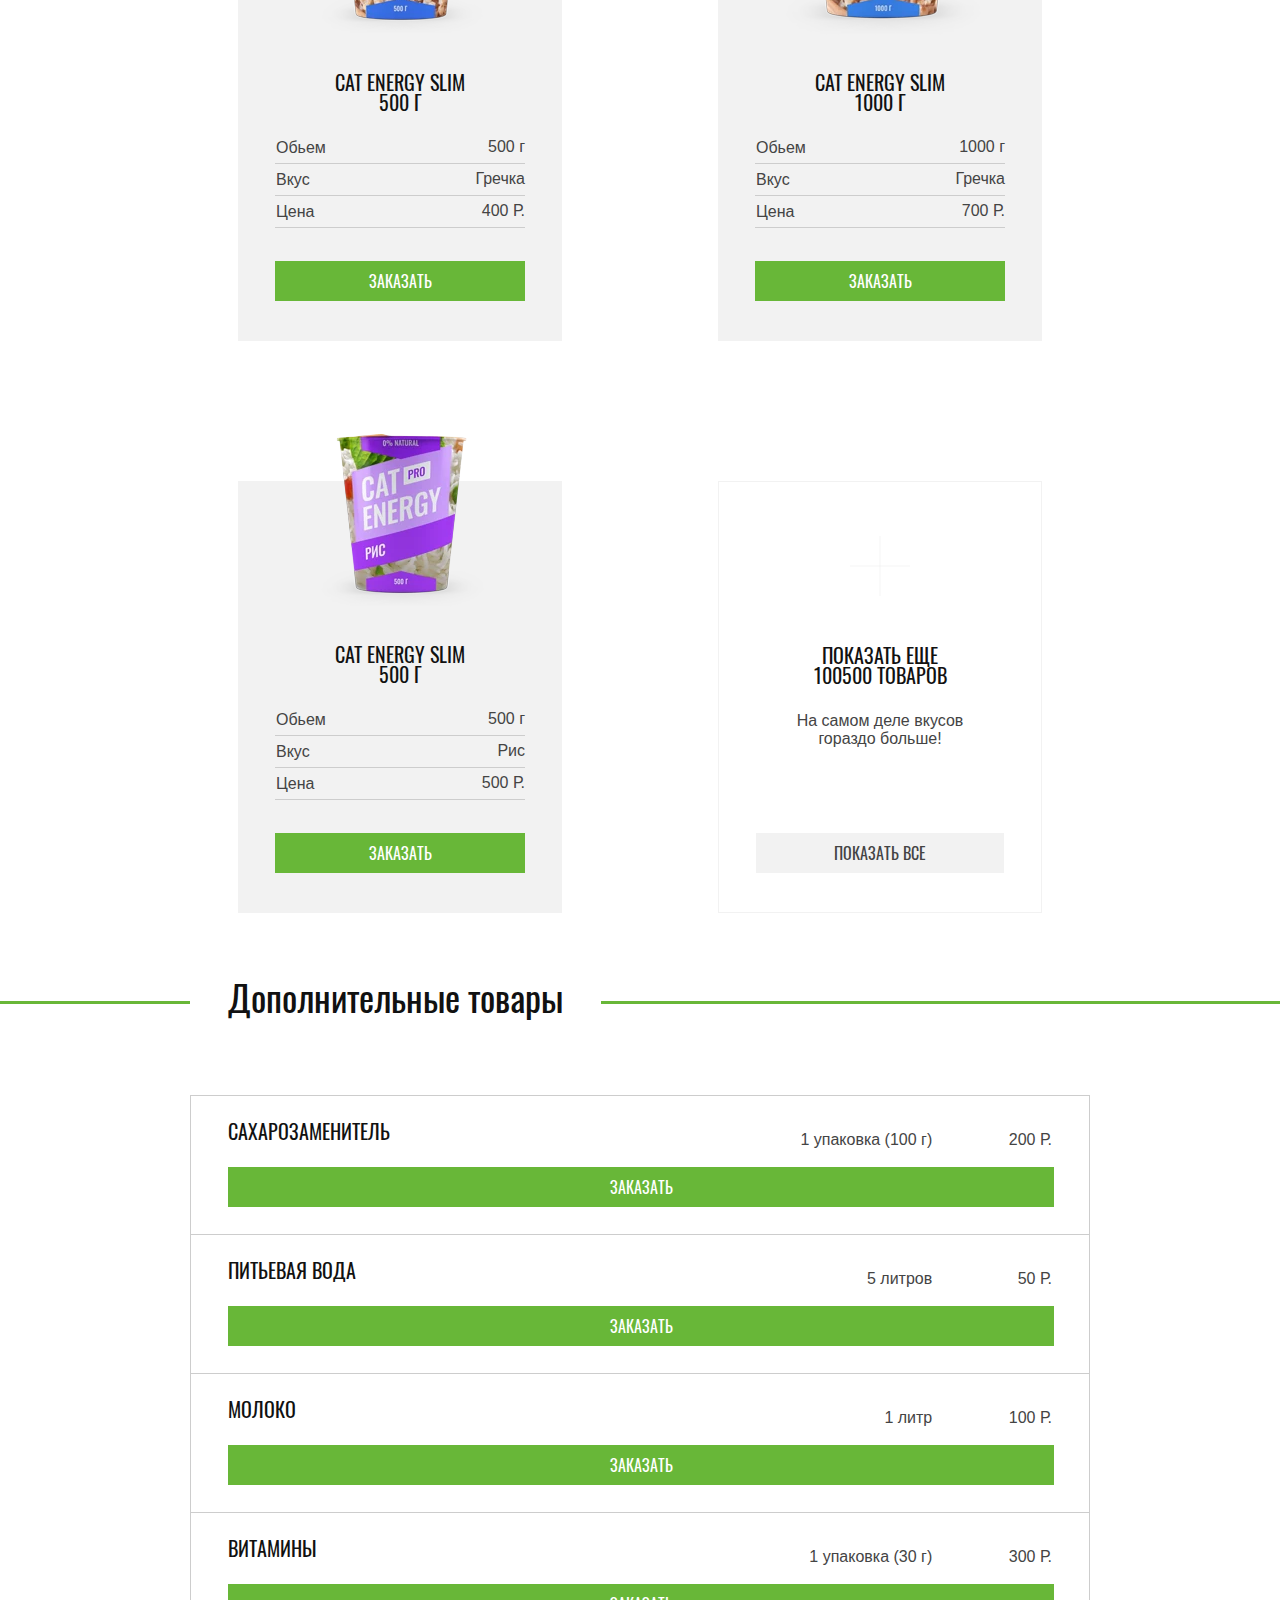
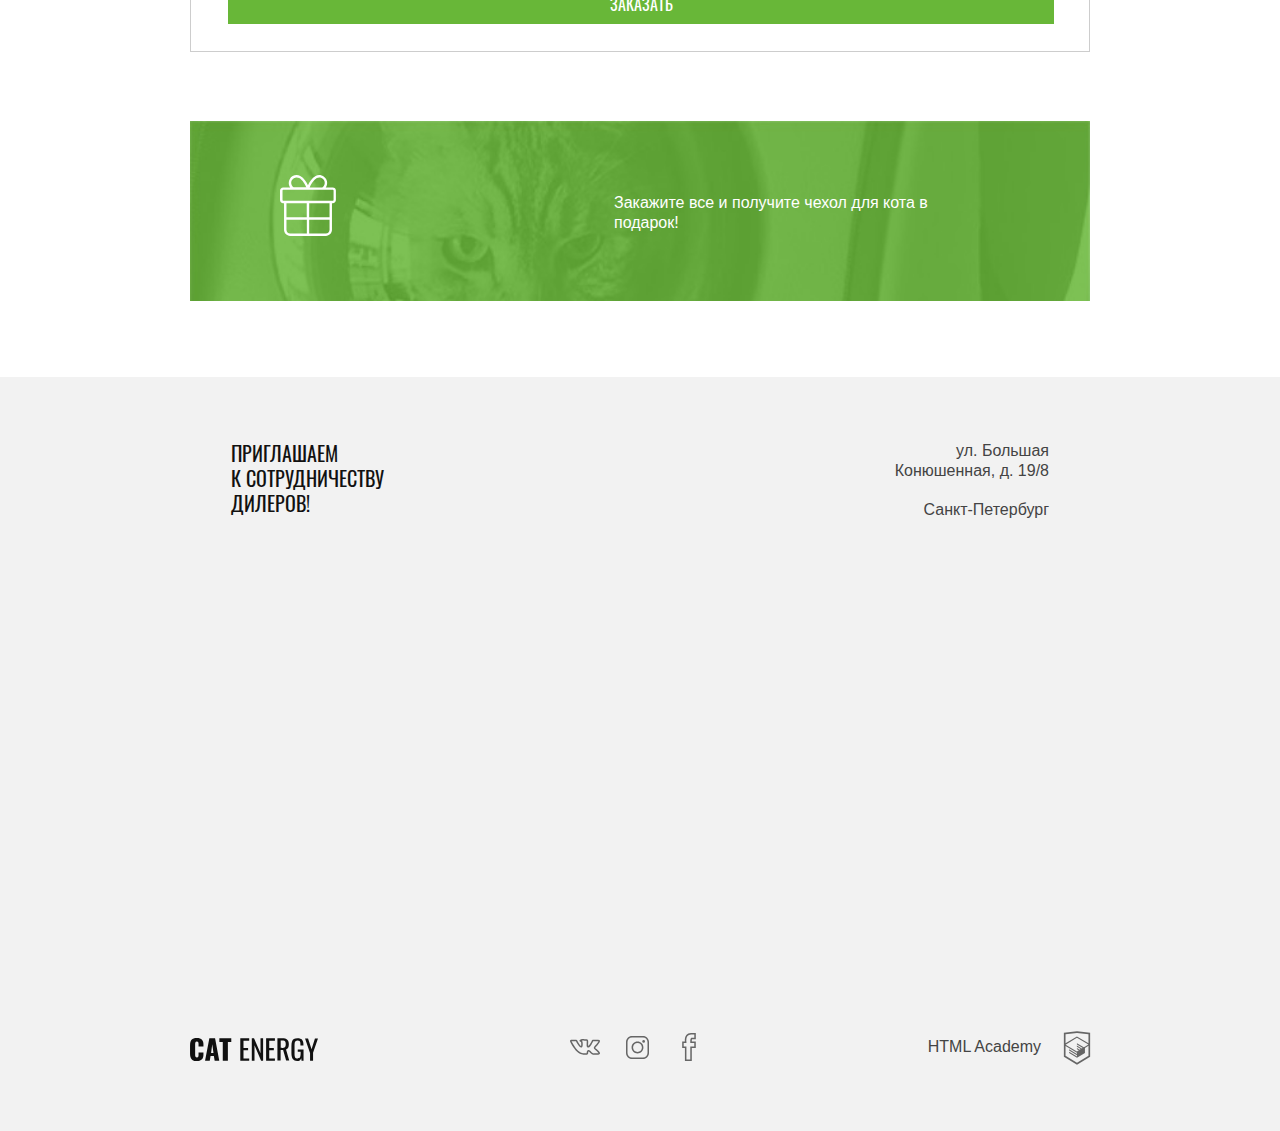
<file: catalog.html>
<!DOCTYPE html>
<html lang="ru">

<head>
  <meta charset="utf-8">
  <title>HTML Academy: Кэт энерджи</title>
  <meta name="viewport" content="width=device-width,initial-scale=1">
  <link rel="preload" href="fonts/oswaldregular.woff2" as="font">
  <link rel="preload" href="fonts/oswaldmedium.woff2" as="font">
  <link rel="stylesheet" href="css/style.min.css">
</head>

<body>
  <div style="display: none">
    <svg xmlns="http://www.w3.org/2000/svg" xmlns:xlink="http://www.w3.org/1999/xlink"><symbol id="icon-cat-pro" viewbox="0 0 134 56">
  <g>
    <path d="M123.1,5.8c1.2-1.9,2.7-3.4,4.5-4.6c1-0.7,1.6-0.7,2.2,0.6c0.8,1.9,1.5,3.9,0.9,6c-0.2,0.8-0.1,1.4,0.4,2.1
    c0.6,0.8,1.1,1.6,1.6,2.3c1.3,1.9,1.8,3.9,0.9,6.2c-0.4,1-0.4,2-0.2,3.1c0.2,1,0.2,2,0,3c-0.3,1.6-1.1,2.7-2.7,3.2
    c-1.3,0.3-2.4,0.9-3.2,2c-0.2,0.3-0.5,0.5-0.9,0.5c-1.2,0.2-4.2-2.5-4.2-3.7c0-0.2,0-0.4,0-0.6c0.1-3.6-0.1-3.9-3.4-5.4
    c-0.7-0.3-1.3-0.6-1.8-1.2c-0.6-0.8-1.4-0.7-2.3-0.4c-0.8,0.4-1.4,0.9-1.3,1.9c0.3,2.4,0.4,4.8,0.3,7.3c0,0.3,0.1,0.6,0.2,0.8
    c3.1,4.5,4.3,9.8,5.8,14.9c1.2,3.9,3.4,6,7.4,6.3c0.6,0,1.3,0.2,1.9,0.3c1.8,0.3,2.9,1.5,3.4,3.2c0.7,2.1,0.3,2.6-1.8,2.6
    c-2.2,0-4.3,0-6.5,0c-0.9,0-1.6-0.2-2.3-0.8c-1-1-2.2-1.4-3.4-2c-1.3-0.6-2.6-1.3-3.4-2.6c-1.1-1.7-2.6-3.1-4-4.5
    c-2.8-2.9-5.8-5.7-8.4-8.7c-1.9-2.2-3.2-4.6-3.2-7.6c0-0.9-0.2-1.3-1.2-0.9c-0.3,0.2-0.7,0.3-1,0.3c-2.8,0-4.2,1.7-5.2,4.2
    c-0.9,2.1-2.1,4.1-3.2,6.2C88.5,40.9,88,42.4,88,44c0,2.4,0.6,3.2,2.8,4c1.4,0.5,2.7,1,3.4,2.4c0.8,1.6,0.6,2-1.1,2.1
    c-2.3,0-4.5,0-6.8,0c-0.9,0-1.5-0.3-1.9-1.1c-0.6-1-1.2-2-1.8-3c-1-1.7-1.4-3.4-0.7-5.4c0.6-1.7,0.3-3.6,0.1-5.3
    c-0.4-2.6,0-4.9,1.7-7c0.6-0.7,0.6-1-0.4-1.2c-4.1-0.8-8-2.3-11.8-4.1c0,0-0.1,0-0.1-0.1c-3.2-1.2-3.8-1-4.7,2.3
    c-0.8,2.8-1.6,5.6-2.2,8.5c-0.7,3.2,0.1,6.2,1.1,9.2c0.4,1.2,1.6,1.1,2.5,1.4c2,0.6,3.7,1.4,4.5,3.5c0.7,1.6,0.6,1.8-1.1,1.8
    c-1.7,0-3.4-0.1-5.2,0c-1.6,0.1-2.8-0.5-4.2-1.4c-4.8-3.2-6.2-8.1-6.6-13.4c-0.2-3.3-2-5.9-4.1-8.4c-0.4-0.5-0.8-0.7-1.4-0.3
    c-2.1,1.3-4.5,2.1-6.7,3c-4.8,1.8-9,4.6-12.2,8.8c-1.2,1.5-1.9,3.2-2.2,5.1c-0.3,1.8,0.2,2.6,2,3.1c1.9,0.6,2.7,1.5,2.9,3.4
    c0.1,0.8-0.2,1.2-1,1.2c-2.7,0-5.4,0-8.1,0c-0.6,0-1-0.4-1.3-0.8c-1.3-1.6-1.9-3.5-1.9-5.5c-0.1-3.5,0.3-6.9,0.9-10.3
    c0.4-2.1,1.4-3.8,3.4-4.8c5.9-2.8,9-8.1,11.8-13.6c0.6-1.1,0.1-1.3-0.9-1.2c-2.9,0.3-5.4,1.6-7.7,3.2c-3,2.1-5.7,4.6-8.3,7.1
    c-2.9,2.7-6.2,4.6-10.3,4.9C3.1,32.5-0.3,28.4,0,21.8c0.1-2.3,0.9-4.4,2.4-6.1c1.2-1.3,2.6-2,4.5-1.5c1.5,0.4,1.9,1.2,1.3,2.7
    c-0.3,0.6-0.7,1.1-1,1.7c-0.4,0.6-0.8,1.3-1,2c-1.1,3,0.4,5.1,3.5,5.4c3.3,0.3,6-1.1,8.5-3.1c3-2.4,5.7-5.2,8-8.3
    c3.7-4.8,8.5-7.3,14.4-8.1c2.3-0.3,4.3-1.3,6.5-1.9c4.1-1.2,8.3-1.9,12.7-1.8c2,0.1,3.9-0.3,5.8-1.1c4.9-2,10-2,15.1-1
    c4,0.8,8,1.8,11.9,2.8c2.2,0.5,4.7,0.3,7-0.2c4.4-1,8.9-1.9,13.4-2c3-0.1,5.9,0.4,8.6,1.7C123.6,3.9,123.6,3.9,123.1,5.8z"></path>
  </g>
</symbol><symbol id="icon-cat-slim" viewbox="0 0 70 97">
  <g>
    <path d="M54.8,0c-0.1,0-0.3,0-0.4,0c-0.7,0.4-1.1,0.9-1.4,1.6c-0.6,1.1-1,2.3-1.3,3.4c-0.2,0.8-0.7,1.2-1.5,1.3
    c-2.3,0.4-4,1.7-5.2,3.7c-0.7,1.3-1.3,2.6-1.8,3.9c-1.4,3.7-2.5,7.5-3.8,11.2C38.7,27,38.6,27,36.7,27c-2.3,0-2.1-0.4-2.1,2.1
    c0,0.8,0.2,1.2,1.1,1.2c0.3,0,0.7-0.1,0.8,0.2c0.1,0.3-0.2,0.5-0.4,0.7c-1.2,1.3-2.7,2-4.3,2.4c-1.9,0.5-3.8,0.9-5.7,1.5
    c-4.7,1.6-9.1,3.8-12.6,7.6c-2.1,2.3-3.5,5-4.7,7.8C5,59.2,3.2,68.3,1.8,77.5c-0.6,4.3-1.1,8.6-1.5,13C0.2,92.7,0,94.8,0,97
    c11.1,0,22.2,0,33.3,0c0.1-0.5-0.1-0.9-0.2-1.3c-0.7-1.8-2.1-2.7-3.8-3.1c-0.7-0.2-0.8-0.4-0.4-0.9c0.7-0.9,1.2-2,1.6-3.1
    c1.6-4.8,2.3-9.8,3.1-14.8C34.2,70,35.1,66.4,37,63c1.5-2.5,3.3-4.6,5.6-6.4c0.8-0.6,0.9-0.6,1,0.4c0.1,0.7,0.1,1.4,0.2,2.2
    c0.3,4.7,0.3,9.5-0.2,14.2c-0.3,3.7-0.5,7.4-0.2,11c0.4,4.3,1.2,8.4,2.2,12.6c4.4,0,8.9,0,13.3,0c-0.3-2.2-2.1-4-4.2-4.4
    c-1.3-0.2-2.5-0.1-3.8,0.2c-0.6,0.1-0.8,0-0.9-0.6c-0.4-5.3-0.1-10.6,1-15.8c1.3-6,2.4-12.1,3.1-18.2c0.3-2.5,1-4.8,2.3-7
    c1.2-2.1,2.2-4.3,3.4-6.5c0.9-1.7,1.1-3.4,0.4-5.2c-0.3-0.7-0.5-1.4-0.9-2.1c-1-2-2-3.9-2.9-5.9c-0.5-1-0.4-1.1,0.7-1.1
    c1.6,0,1.6,0,1.7-1.6c0-0.2,0-0.4,0-0.7c0-0.7-0.3-1.1-1-1c-0.5,0-1,0-1.5,0c-0.7,0-0.9-0.3-0.7-1c0.6-2.3,2.8-4.1,5.1-4.4
    c2.2-0.3,4.4,0,6.6,0.4c0.6,0.1,1,0,1.3-0.6c0.4-1,0.8-2,1.3-3c0.2-0.4,0.2-0.8-0.1-1.1C66.6,13.2,63.1,9.4,58.4,7
    c-0.5-0.3-0.8-0.6-0.9-1.1c-0.3-1.4-0.7-2.8-1.3-4.2C55.9,1,55.6,0.4,54.8,0z"></path>
  </g>
</symbol><symbol id="icon-close" viewbox="0 0 18 18">
  <polygon points="18,1.3 16.7,0 9,7.7 1.3,0 0,1.3 7.7,9 0,16.7 1.3,18 9,10.3 16.7,18 18,16.7 10.3,9 "></polygon>
</symbol><symbol id="icon-fb-mobile" viewbox="0 0 10 19">
  <g>
    <path d="M7.1,19H2v-8.8H0V5.8h1.9c-0.1-2,0.2-3.4,1.1-4.4C3.8,0.5,5,0.1,6.5,0L10,0v4.2H7.2C7.1,4.4,7,5,7,5.8H10v4.4H7.1V19z
      M3.1,18h2.8V9.1h2.9V6.8H5.9l0-0.5c0-1.4,0-2.6,0.7-3.1l0.1-0.1h2.1V1H6.5c-1.2,0.1-2,0.4-2.6,1c-0.8,0.8-1,2.3-0.8,4.2l0.1,0.6
    H1.1v2.3h2V18z"></path>
  </g>
</symbol><symbol id="icon-fb" viewbox="34.789 -4.709 13.518 27.75">
  <g>
    <path d="M44.32,23.041h-6.816V10.137h-2.715V3.763h2.629c-0.202-2.887,0.298-5,1.519-6.444c1.039-1.229,2.583-1.911,4.588-2.026
    l4.782-0.001v6.15h-3.755c-0.166,0.315-0.251,1.093-0.252,2.321h3.978v6.375H44.32V23.041z M39.004,21.541h3.816V8.637h3.957V5.263
    h-3.953l-0.016-0.734c-0.044-2.04,0.002-3.784,1.007-4.46l0.19-0.127h2.801v-3.15h-3.239c-1.557,0.091-2.711,0.581-3.485,1.496
    c-1.041,1.231-1.41,3.298-1.099,6.144l0.092,0.832h-2.786v3.375h2.715V21.541z"></path>
  </g>
</symbol><symbol id="icon-gift" viewbox="0 0 55.5 60"><path fill="#FFF" d="m52.3 12.2h-7c.5-.7.8-1.4 1.1-2.2.6-2 .4-4.1-.6-5.9s-2.6-3.1-4.6-3.7-4.1-.4-5.9.6c-3.6 2-6.2 6.1-7.6 9-1.4-2.9-4-7.1-7.6-9-3.8-2-8.5-.6-10.5 3.1-1.4 2.7-1.2 5.8.5 8.1h-7c-1.7 0-3.1 1.4-3.1 3.1v9.4c0 1.7 1.4 3.1 3.1 3.1h.9v26.1c0 3.3 2.7 6 6 6h35.5c3.3 0 6-2.7 6-6v-26.1h.8c1.7 0 3.1-1.4 3.1-3.1v-9.4c.1-1.7-1.3-3.1-3.1-3.1zm-15.8-9.2c1.3-.7 2.7-.8 4.1-.4 1.3.4 2.4 1.3 3.1 2.6s.8 2.7.4 4.1c-.4 1.2-1.1 2.2-2.2 2.9h-12.5c1.1-2.6 3.6-7.2 7.1-9.2zm-24.8 2.2c1.5-2.6 4.7-3.6 7.3-2.2 3.5 1.9 6 6.6 7.1 9.1h-12.6c-2.3-1.4-3.1-4.5-1.8-6.9zm14.8 22.6v13.7h-20.1v-13.7zm-20.1 26.1v-10h20.2v13.7h-16.6c-2 0-3.6-1.7-3.6-3.7zm39.1 3.7h-16.6v-13.7h20.2v10c0 2-1.6 3.7-3.6 3.7zm3.6-16.1h-20.2v-13.7h20.2zm4-16.8c0 .4-.3.7-.7.7h-2s0 0 0 0h-22.7s0 0 0 0h-22.5s0 0 0 0h-2c-.4 0-.7-.3-.7-.7v-9.4c0-.4.3-.7.7-.7h49.2c.4 0 .7.3.7.7z"></path></symbol><symbol id="icon-htmlacademy" viewbox="0 0 60 60"><path d="M30.2 5h-.2l-19.7 2.1v36.2l19.7 11.7 19.7-11.7v-36.2l-19.5-2.1zm17 36.8l-17.2 10.2-17.2-10.2v-14.8l17.1 10.2v1.8l-11.7-7v1.8l11.8 7.1v1.9l-11.8-7v1.8l11.8 7 11.9-7.1v-7.6l5.3-3.2v15.1zm-.1-17l-4.7 2.8-2.2 1.3-10.3-6.1v1.8l8.8 5.3h-.1l-.2.1-1.3.7-7.3-4.3v1.8l5.8 3.4-1.4.9-4.3-2.6v1.8l2.9 1.7-2.9 1.7-17-10.1 17-10.2 17.2 10zm.1-1.8l-17.3-10.2-17.1 10.2v-13.6l17.2-1.8 17.2 1.8v13.6z"></path></symbol><symbol id="icon-insta-mobile" viewbox="0 0 16 16">
  <style type="text/css">
    .st0 {
      fill: #231F20;
    }
  </style>
  <path class="st0" d="M11.8,1C13.6,1,15,2.4,15,4.2v7.7c0,1.7-1.4,3.1-3.1,3.1H4.2C2.4,15,1,13.6,1,11.8V4.2C1,2.4,2.4,1,4.2,1
  L11.8,1 M11.8,0H4.2C1.9,0,0,1.9,0,4.2v7.7C0,14.1,1.9,16,4.2,16h7.7c2.3,0,4.2-1.9,4.2-4.2V4.2C16,1.9,14.1,0,11.8,0L11.8,0z"></path>
  <path class="st0" d="M8,4.9c1.7,0,3.1,1.4,3.1,3.1c0,1.7-1.4,3.1-3.1,3.1c-1.7,0-3.1-1.4-3.1-3.1C4.9,6.3,6.3,4.9,8,4.9 M8,3.9
  C5.7,3.9,3.9,5.7,3.9,8s1.8,4.1,4.1,4.1s4.1-1.8,4.1-4.1S10.3,3.9,8,3.9L8,3.9z"></path>
  <circle class="st0" cx="12.3" cy="3.7" r="0.9"></circle>
</symbol><symbol id="icon-insta" viewbox="-3 -3 23 23">
  <path d="M14.002-1.501c2.48,0,4.498,2.02,4.498,4.501v11c0,2.481-2.018,4.5-4.498,4.5H3.01
  c-2.48,0-4.498-2.019-4.498-4.5V3c0-2.481,2.018-4.5,4.498-4.5h10.992 M14.002-3H3.01C-0.29-3-2.987-0.301-2.987,3v11.001
  C-2.987,17.299-0.29,20,3.01,20h10.995C17.301,20,20,17.299,20,13.999V3C20-0.301,17.301-3,14.002-3L14.002-3z"></path>
  <path d="M8.506,4.078c2.44,0,4.429,1.985,4.429,4.428c0,2.44-1.989,4.43-4.429,4.43c-2.443,0-4.428-1.989-4.428-4.43
  C4.078,6.063,6.063,4.078,8.506,4.078 M8.506,2.578c-3.273,0-5.928,2.654-5.928,5.928s2.654,5.927,5.928,5.927
  c3.274,0,5.926-2.653,5.926-5.927S11.78,2.578,8.506,2.578L8.506,2.578z"></path>
  <circle cx="14.646" cy="2.379" r="1.341"></circle>
</symbol><symbol id="icon-mail" viewbox="0 0 17 13">
  <path d="M15.6,11.6H1.4V5.8H0V13h17V5.8h-1.4V11.6z M0,0v2.3l8.5,7.1L17,2.3V0H0z M15.6,1.6L8.5,7.5L1.4,1.6V1.4h14.2L15.6,1.6z"></path>
</symbol><symbol id="icon-mobile-menu" viewbox="0 0 24 18">
  <rect y="16" width="24" height="2"></rect>
  <rect y="8" width="24" height="2"></rect>
  <rect width="24" height="2"></rect>
</symbol><symbol id="icon-phone" viewbox="0 0 20 20">
  <path d="M17.9,9.4H9.4v1.2h8.5l-2.1,2.1l0.9,0.9l3.1-3.1c0.2-0.2,0.2-0.6,0-0.9l-3.1-3.1l-0.9,0.9L17.9,9.4z"></path>
  <path d="M8.1,19.4v-6.2c0-0.3-0.3-0.6-0.6-0.6H4.4l0,0H3.1l0,0c0,0.7,0.6,1.2,1.2,1.2h2.5v5H3.1c-1,0.1-1.8-0.7-1.9-1.7
  c0-0.1,0-0.1,0-0.2V3.1c0-1,0.8-1.8,1.7-1.8c0.1,0,0.1,0,0.2,0h3.7v5H4.4c-0.7,0-1.2,0.6-1.2,1.2h4.4c0.3,0,0.6-0.3,0.6-0.6V0.6
  C8.1,0.3,7.8,0,7.5,0H3.1C1.5-0.1,0.1,1.2,0,2.9C0,3,0,3.1,0,3.1v13.7c-0.1,1.7,1.2,3.1,2.9,3.1c0.1,0,0.2,0,0.2,0h4.4
  C7.8,20,8.1,19.7,8.1,19.4z"></path>
</symbol><symbol id="icon-vk-mobile" viewbox="0 0 22 12">
  <g>
    <path d="M17.6,12c-0.3,0-0.9-0.1-1.5-0.5c-0.5-0.3-0.9-0.7-1.3-1.2c-0.3-0.3-0.9-0.9-1.1-0.9c-0.2,0.1-0.4,0.7-0.3,1.2
    c0,0.1,0,0.6-0.3,0.9c-0.3,0.3-0.8,0.4-0.9,0.4l-1.4,0c-0.7,0-3.2-0.2-5.4-2.3C2.5,7.1,0.2,2.2,0.1,2C0,1.6-0.1,1.2,0.2,0.9
    c0.3-0.3,0.8-0.4,1-0.4l3,0l0.1,0c0.1,0,0.4,0.1,0.7,0.3c0.3,0.2,0.4,0.5,0.5,0.6c0,0,0.5,1.1,1.1,2c1,1.5,1.4,1.9,1.5,2
    C8.2,5,8.3,4,8.2,3.1c0-0.4-0.1-0.8-0.2-1C7.9,2,7.7,1.9,7.5,1.9L6.9,1.4C6.9,0.9,7.4,0.5,7.8,0.3C8.3,0.1,9.1,0,10.1,0l0.5,0
    c0.9,0,1.2,0.1,1.6,0.1c1.2,0.3,1.2,1.3,1.1,2.5c0,0.4,0,0.8,0,1.2c0,0.1,0,0.2,0,0.4c0,0.3,0,0.8,0.1,1c0.2-0.1,0.6-0.5,1.5-1.9
    c0.6-0.9,1-1.9,1.1-2.1l0,0c0.1-0.3,0.4-0.7,1.2-0.7l3.1,0c0,0,0.1,0,0.3,0c0.7,0,1.2,0.2,1.3,0.7c0.2,0.5,0.1,1.3-1.7,3.5
    c-0.3,0.3-0.5,0.6-0.7,0.9C19,6,18.6,6.6,18.6,6.7c0,0.1,0.5,0.5,0.9,0.9c1.1,0.9,1.9,1.7,2.2,2.3c0.4,0.6,0.3,1,0.2,1.3
    c-0.3,0.7-1.2,0.7-1.4,0.8l-2.8,0C17.7,12,17.6,12,17.6,12z M13.7,8.3c0.7,0,1.2,0.6,1.8,1.2c0.4,0.4,0.7,0.8,1.1,1
    c0.5,0.3,1,0.3,1,0.3l0.1,0l2.8,0c0.1,0,0.3-0.1,0.4-0.1c0,0,0-0.1-0.1-0.1c-0.3-0.5-1-1.3-2-2.1c-0.9-0.7-1.3-1.1-1.4-1.7
    c0-0.6,0.4-1.1,1.2-2.1c0.2-0.2,0.4-0.5,0.7-0.8c1.1-1.4,1.4-2,1.5-2.3c-0.1,0-0.5,0-0.5,0l-3.2,0c-0.1,0-0.2,0-0.2,0
    C16.9,2,16.4,3.1,15.8,4c-1.4,2.1-2,2.4-2.5,2.4c-0.1,0-0.3,0-0.4-0.1c-0.7-0.4-0.7-1.4-0.7-2.1c0-0.1,0-0.2,0-0.3
    c0-0.5,0-0.9,0-1.3c0.1-1.3,0-1.3-0.3-1.4c-0.3-0.1-0.5-0.1-1.4-0.1l-0.5,0c-0.5,0-1,0-1.4,0.1c0.1,0.1,0.1,0.1,0.2,0.2
    c0.4,0.5,0.4,1.5,0.4,1.7c0.1,1.3,0,2.9-0.7,3.3C8.4,6.4,8.3,6.5,8.1,6.5C7.5,6.5,6.8,5.8,5.6,4C5,2.9,4.5,1.8,4.5,1.8
    c0,0,0-0.1-0.1-0.1c-0.1,0-0.2-0.1-0.2-0.1l-2.9,0c0,0,0,0-0.1,0c0.4,0.9,2.5,5,4.8,7.2c2,1.9,4.3,2,4.7,2l1.4,0c0,0,0.2,0,0.2-0.1
    c0,0,0,0,0-0.1c0-0.2,0-2,1.2-2.3C13.5,8.3,13.6,8.3,13.7,8.3z"></path>
  </g>
</symbol><symbol id="icon-vk" viewbox="3.007 11.628 30.004 15.761">
  <g>
    <path d="M26.945,27.388c-0.386,0-1.17-0.082-2.075-0.632c-0.642-0.385-1.223-0.968-1.784-1.532
    c-0.438-0.44-1.171-1.177-1.447-1.177c-0.268,0.075-0.481,0.921-0.476,1.569c0.004,0.113-0.001,0.774-0.468,1.213
    c-0.425,0.4-1.088,0.485-1.216,0.498l-1.926,0.007c-0.967,0-4.358-0.218-7.429-3.021c-3.674-3.358-6.835-9.798-6.968-10.07
    c-0.197-0.462-0.248-1.066,0.152-1.482c0.392-0.413,1.081-0.472,1.359-0.479l4.083-0.024l0.115,0.008
    c0.091,0.014,0.567,0.095,0.957,0.349c0.388,0.247,0.59,0.651,0.626,0.73c0.01,0.021,0.649,1.432,1.475,2.684
    c1.312,1.99,1.896,2.455,2.103,2.562c0.188-0.417,0.277-1.7,0.187-2.871c0.001-0.493-0.101-1.098-0.252-1.278
    c-0.112-0.134-0.426-0.253-0.778-0.294l-0.722-0.691c-0.096-0.658,0.635-1.226,1.149-1.446c0.737-0.316,1.792-0.382,3.147-0.382
    l0.71,0.005c1.235,0.012,1.622,0.081,2.149,0.191c1.702,0.361,1.64,1.729,1.567,3.312c-0.021,0.464-0.046,1.001-0.046,1.621
    c0,0.151-0.005,0.312-0.011,0.479c-0.012,0.38-0.032,1.038,0.093,1.304c0.219-0.145,0.852-0.665,2.072-2.483
    c0.783-1.165,1.4-2.539,1.517-2.803l0.001-0.001c0.182-0.43,0.608-0.941,1.613-0.946l4.274-0.024
    c0.012-0.003,0.172-0.016,0.377-0.016c0.98,0,1.597,0.287,1.832,0.854c0.269,0.65,0.169,1.657-2.354,4.605
    c-0.37,0.432-0.697,0.804-0.982,1.127c-0.598,0.678-1.216,1.379-1.237,1.595c0.053,0.169,0.662,0.665,1.252,1.145
    c1.53,1.247,2.528,2.264,3.033,3.073c0.522,0.759,0.429,1.33,0.258,1.677c-0.424,0.864-1.638,0.973-1.877,0.985l-3.79,0.047
    C27.153,27.382,27.063,27.388,26.945,27.388z M21.638,22.548c0.899,0,1.682,0.786,2.511,1.618c0.497,0.5,1.011,1.016,1.496,1.307
    c0.727,0.44,1.316,0.421,1.398,0.412l0.103-0.009l3.805-0.047c0.171-0.012,0.411-0.073,0.536-0.136
    c-0.018-0.039-0.048-0.094-0.098-0.167c-0.449-0.718-1.388-1.659-2.686-2.718c-1.184-0.963-1.801-1.465-1.865-2.244
    c-0.066-0.805,0.493-1.439,1.607-2.703c0.28-0.318,0.604-0.685,0.967-1.109c1.559-1.821,1.957-2.64,2.058-2.956
    c-0.17-0.029-0.648-0.021-0.678-0.018l-4.361,0.028c-0.191,0.001-0.249,0.035-0.249,0.036c-0.176,0.414-0.812,1.812-1.644,3.05
    c-1.895,2.82-2.785,3.2-3.407,3.201c-0.204,0-0.396-0.05-0.569-0.148c-1.003-0.569-0.963-1.834-0.934-2.757
    c0.005-0.149,0.01-0.295,0.01-0.431c0-0.646,0.025-1.207,0.048-1.689c0.076-1.68,0.016-1.692-0.379-1.776
    c-0.409-0.086-0.705-0.147-1.856-0.159l-0.693-0.005c-0.624,0-1.343,0.014-1.906,0.098c0.092,0.074,0.18,0.157,0.259,0.251
    c0.588,0.704,0.604,1.951,0.601,2.194c0.13,1.646,0.061,3.796-1.018,4.313c-0.191,0.092-0.392,0.137-0.597,0.137
    c-0.926,0-1.854-0.885-3.425-3.267c-0.895-1.354-1.56-2.824-1.587-2.887c-0.011-0.021-0.054-0.077-0.075-0.094
    c-0.083-0.054-0.233-0.097-0.32-0.116l-4.001,0.024c-0.021,0.001-0.045,0.002-0.07,0.005c0.591,1.189,3.426,6.592,6.519,9.419
    c2.74,2.502,5.826,2.629,6.417,2.629l1.851-0.003c0.046-0.01,0.218-0.062,0.269-0.1c-0.019,0.018-0.01-0.053-0.01-0.097
    c-0.003-0.265,0.012-2.595,1.578-3.034C21.369,22.566,21.502,22.548,21.638,22.548z"></path>
  </g>
</symbol></svg>
  </div>
  <header class="header">
    <a class="logo" href="index.html">
      <picture>
        <source media="(min-width: 1300px)" srcset="img/logo-desktop.svg">
        <source media="(min-width: 768px)" srcset="img/logo-tablet.svg">
        <img class="logo__img" src="img/logo-mobile.svg" alt="Логотип Кэт энерджи">
      </picture>
    </a>
    <nav class="menu menu--closed menu--nojs">
      <button class="menu__toggle" type="button">Меню</button>
      <a class="menu__item" href="index.html">Главная</a>
      <a class="menu__item">Каталог продукции</a>
      <a class="menu__item" href="form.html">Подбор программы</a>
    </nav>
  </header>
  <main class="main">
    <h1 class="title main__title-catalog container">Каталог продукции</h1>
    <div class="main__products-wrap">
    <div class="main__products">
      <article class="product">
        <a class="product__link" href="#">
          <picture>
            <source type="image/webp" media="(min-width: 1300px)" srcset="img/chicken-small-desktop@1x.webp 1x, img/chicken-small-desktop@2x.webp 2x">
            <source type="image/webp" media="(min-width: 768px)" srcset="img/chicken-small-tablet@1x.webp 1x, img/chicken-small-tablet@2x.webp 2x">
            <source type="image/webp" srcset="img/chicken-small-mobile@1x.webp 1x, img/chicken-small-mobile@2x.webp 2x">
            <source media="(min-width: 1300px)" srcset="img/chicken-small-desktop@1x.png 1x, img/chicken-small-desktop@2x.png 2x">
            <source media="(min-width: 768px)" srcset="img/chicken-small-tablet@1x.png 1x, img/chicken-small-tablet@2x.png 2x">
            <img class="product__img" src="img/chicken-small-mobile@1x.jpg" srcset="img/chicken-small-mobile@2x.jpg 2x" alt="Кэт энерджи со вкусом курицы 500г">
          </picture>
        </a>
        <table class="product__info">
          <caption><a class="product__name" href="#">Cat Energy PRO 500 г</a></caption>
          <tr>
            <th>Обьем</th>
            <td>500 г</td>
          </tr>
          <tr>
            <th>Вкус</th>
            <td>Курица</td>
          </tr>
          <tr>
            <th>Цена</th>
            <td>700 Р.</td>
          </tr>
        </table>
        <a class="button button--product" href="#">Заказать</a>
      </article>
      <article class="product">
        <a class="product__link" href="#">
          <picture>
            <source type="image/webp" media="(min-width: 1300px)" srcset="img/chicken-big-desktop@1x.webp 1x, img/chicken-big-desktop@2x.webp 2x">
            <source type="image/webp" media="(min-width: 768px)" srcset="img/chicken-big-tablet@1x.webp 1x, img/chicken-big-tablet@2x.webp 2x">
            <source type="image/webp" srcset="img/chicken-big-mobile@1x.webp 1x, img/chicken-big-mobile@2x.webp 2x">
            <source media="(min-width: 1300px)" srcset="img/chicken-big-desktop@1x.png 1x, img/chicken-big-desktop@2x.png 2x">
            <source media="(min-width: 768px)" srcset="img/chicken-big-tablet@1x.png 1x, img/chicken-big-tablet@2x.png 2x">
            <img class="product__img" src="img/chicken-big-mobile@1x.jpg" srcset="img/chicken-big-mobile@2x.jpg 2x" alt="Кэт энерджи со вкусом курицы 1000г">
          </picture>
        </a>
        <table class="product__info">
          <caption><a class="product__name" href="#">Cat Energy PRO 1000 г</a></caption>
          <tr>
            <th>Обьем</th>
            <td>1000 г</td>
          </tr>
          <tr>
            <th>Вкус</th>
            <td>Курица</td>
          </tr>
          <tr>
            <th>Цена</th>
            <td>1000 Р.</td>
          </tr>
        </table>
        <a class="button button--product" href="#">Заказать</a>
      </article>
      <article class="product">
        <a class="product__link" href="#">
          <picture>
            <source type="image/webp" media="(min-width: 1300px)" srcset="img/fish-small-desktop@1x.webp 1x, img/fish-small-desktop@2x.webp 2x">
            <source type="image/webp" media="(min-width: 768px)" srcset="img/fish-small-tablet@1x.webp 1x, img/fish-small-tablet@2x.webp 2x">
            <source type="image/webp" srcset="img/fish-small-mobile@1x.jpg 1x, img/fish-small-mobile@2x.jpg 2x">
            <source media="(min-width: 1300px)" srcset="img/fish-small-desktop@1x.png 1x, img/fish-small-desktop@2x.png 2x">
            <source media="(min-width: 768px)" srcset="img/fish-small-tablet@1x.png 1x, img/fish-small-tablet@2x.png 2x">
            <img class="product__img" src="img/fish-small-mobile@1x.jpg" srcset="img/fish-small-mobile@2x.jpg 2x" alt="Кэт энерджи со вкусом рыбы 500г">
          </picture>
        </a>
        <table class="product__info">
          <caption><a class="product__name" href="#">Cat Energy PRO 500 г</a></caption>
          <tr>
            <th>Обьем</th>
            <td>500 г</td>
          </tr>
          <tr>
            <th>Вкус</th>
            <td>Рыба</td>
          </tr>
          <tr>
            <th>Цена</th>
            <td>700 Р.</td>
          </tr>
        </table>
        <a class="button button--product" href="#">Заказать</a>
      </article>
      <article class="product">
        <a class="product__link" href="#">
          <picture>
            <source type="image/webp" media="(min-width: 1300px)" srcset="img/fish-big-desktop@1x.webp 1x, img/fish-big-desktop@2x.webp 2x">
            <source type="image/webp" media="(min-width: 768px)" srcset="img/fish-big-tablet@1x.webp 1x, img/fish-big-tablet@2x.webp 2x">
            <source type="image/webp" srcset="img/fish-big-mobile@1x.webp 1x, img/fish-big-mobile@2x.webp 2x">
            <source media="(min-width: 1300px)" srcset="img/fish-big-desktop@1x.png 1x, img/fish-big-desktop@2x.png 2x">
            <source media="(min-width: 768px)" srcset="img/fish-big-tablet@1x.png 1x, img/fish-big-tablet@2x.png 2x">
            <img class="product__img" src="img/fish-big-mobile@1x.jpg" srcset="img/fish-big-mobile@2x.jpg 2x" alt="Кэт энерджи со вкусом рыбы 1000г">
          </picture>
        </a>
        <table class="product__info">
          <caption><a class="product__name" href="#">Cat Energy PRO 1000 г</a></caption>
          <tr>
            <th>Обьем</th>
            <td>1000 г</td>
          </tr>
          <tr>
            <th>Вкус</th>
            <td>Рыба</td>
          </tr>
          <tr>
            <th>Цена</th>
            <td>1000 Р.</td>
          </tr>
        </table>
        <a class="button button--product" href="#">Заказать</a>
      </article>
      <article class="product">
        <a class="product__link" href="#">
          <picture>
            <source type="image/webp" media="(min-width: 1300px)" srcset="img/buckwheat-small-desktop@1x.webp 1x, img/buckwheat-small-desktop@2x.webp 2x">
            <source type="image/webp" media="(min-width: 768px)" srcset="img/buckwheat-small-tablet@1x.webp 1x, img/buckwheat-small-tablet@2x.webp 2x">
            <source type="image/webp" srcset="img/buckwheat-small-mobile@1x.webp 1x, img/buckwheat-small-mobile@2x.webp 2x">
            <source media="(min-width: 1300px)" srcset="img/buckwheat-small-desktop@1x.png 1x, img/buckwheat-small-desktop@2x.png 2x">
            <source media="(min-width: 768px)" srcset="img/buckwheat-small-tablet@1x.png 1x, img/buckwheat-small-tablet@2x.png 2x">
            <img class="product__img" src="img/buckwheat-small-mobile@1x.jpg" srcset="img/buckwheat-small-mobile@2x.jpg 2x" alt="Кэт энерджи со вкусом гречки 500г">
          </picture>
        </a>
        <table class="product__info">
          <caption><a class="product__name" href="#">Cat Energy Slim 500 г</a></caption>
          <tr>
            <th>Обьем</th>
            <td>500 г</td>
          </tr>
          <tr>
            <th>Вкус</th>
            <td>Гречка</td>
          </tr>
          <tr>
            <th>Цена</th>
            <td>400 Р.</td>
          </tr>
        </table>
        <a class="button button--product" href="#">Заказать</a>
      </article>
      <article class="product">
        <a class="product__link" href="#">
          <picture>
            <source type="image/webp" media="(min-width: 1300px)" srcset="img/buckwheat-big-desktop@1x.webp 1x, img/buckwheat-big-desktop@2x.webp 2x">
            <source type="image/webp" media="(min-width: 768px)" srcset="img/buckwheat-big-tablet@1x.webp 1x, img/buckwheat-big-tablet@2x.webp 2x">
            <source type="image/webp" srcset="img/buckwheat-big-mobile@1x.webp 1x, img/buckwheat-big-mobile@2x.webp 2x">
            <source media="(min-width: 1300px)" srcset="img/buckwheat-big-desktop@1x.png 1x, img/buckwheat-big-desktop@2x.png 2x">
            <source media="(min-width: 768px)" srcset="img/buckwheat-big-tablet@1x.png 1x, img/buckwheat-big-tablet@2x.png 2x">
            <img class="product__img" src="img/buckwheat-big-mobile@1x.jpg" srcset="img/buckwheat-big-mobile@2x.jpg 2x" alt="Кэт энерджи со вкусом гречки 1000г">
          </picture>
        </a>
        <table class="product__info">
          <caption><a class="product__name" href="#">Cat Energy Slim 1000 г</a></caption>
          <tr>
            <th>Обьем</th>
            <td>1000 г</td>
          </tr>
          <tr>
            <th>Вкус</th>
            <td>Гречка</td>
          </tr>
          <tr>
            <th>Цена</th>
            <td>700 Р.</td>
          </tr>
        </table>
        <a class="button button--product" href="#">Заказать</a>
      </article>
      <article class="product">
        <a class="product__link" href="#">
          <picture>
            <source type="image/webp" media="(min-width: 1300px)" srcset="img/rice-small-desktop@1x.webp 1x, img/rice-small-desktop@2x.webp 2x">
            <source type="image/webp" media="(min-width: 768px)" srcset="img/rice-small-tablet@1x.webp 1x, img/rice-small-tablet@2x.webp 2x">
            <source type="image/webp" srcset="img/rice-small-mobile@1x.webp 1x, img/rice-small-mobile@2x.webp 2x">
            <source media="(min-width: 1300px)" srcset="img/rice-small-desktop@1x.png 1x, img/rice-small-desktop@2x.png 2x">
            <source media="(min-width: 768px)" srcset="img/rice-small-tablet@1x.png 1x, img/rice-small-tablet@2x.png 2x">
            <img class="product__img" src="img/rice-small-mobile@1x.jpg" srcset="img/rice-small-mobile@2x.jpg 2x" alt="Кэт энерджи со вкусом риса 500г">
          </picture>
        </a>
        <table class="product__info">
          <caption><a class="product__name" href="#">Cat Energy Slim 500 г</a></caption>
          <tr>
            <th>Обьем</th>
            <td>500 г</td>
          </tr>
          <tr>
            <th>Вкус</th>
            <td>Рис</td>
          </tr>
          <tr>
            <th>Цена</th>
            <td>500 Р.</td>
          </tr>
        </table>
        <a class="button button--product" href="#">Заказать</a>
      </article>
      <section class="product product--show">
        <a class="product__show" href="#">Показать еще 100500 товаров</a>
        <p class="product__show-text">На самом деле вкусов гораздо больше!</p>
        <a class="button button--product button--color" href="#">Показать все</a>
      </section>
    </div>
  </div>
    <h2 class="subtitle subtitle--catalog"><span class="subtitle__text">Дополнительные товары</span></h2>
    <div class="container">
      <div class="main__additional-wrap">
        <div class="main__additional">
          <section class="additional-product">
            <a class="additional-product__name" href="#">Сахарозаменитель</a>
            <table class="additional-product__info">
              <tr>
                <th>1 упаковка (100 г)</th>
                <td>200 Р.</td>
              </tr>
            </table>
            <a class="button button--product button--product-add" href="#">Заказать</a>
          </section>
          <section class="additional-product">
            <a class="additional-product__name" href="#">Питьевая вода</a>
            <table class="additional-product__info">
              <tr>
                <th>5 литров</th>
                <td>50 Р.</td>
              </tr>
            </table>
            <a class="button button--product button--product-add" href="#">Заказать</a>
          </section>
          <section class="additional-product">
            <a class="additional-product__name" href="#">Молоко</a>
            <table class="additional-product__info">
              <tr>
                <th>1 литр</th>
                <td>100 Р.</td>
              </tr>
            </table>
            <a class="button button--product button--product-add" href="#">Заказать</a>
          </section>
          <section class="additional-product">
            <a class="additional-product__name" href="#">Витамины</a>
            <table class="additional-product__info">
              <tr>
                <th>1 упаковка (30 г)</th>
                <td>300 Р.</td>
              </tr>
            </table>
            <a class="button button--product button--product-add" href="#">Заказать</a>
          </section>
        </div>
        <section class="present">
          <p class="present__text">Закажите все и&nbsp;получите чехол для кота в подарок!</p>
        </section>
      </div>
    </div>
    <div class="contacts">
      <div class="container">
        <div class="contacts__wrap">
          <h4>Приглашаем к&nbsp;сотрудничеству дилеров!</h4>
          <p class="contacts__address">ул. Большая Конюшенная, д. 19/8 <span>Санкт-Петербург</span></p>
        </div>
      </div>
      <div class="map">
        <iframe src="https://www.google.com/maps/embed?pb=!1m18!1m12!1m3!1d1998.6036253002899!2d30.320858715818147!3d59.93871916905452!2m3!1f0!2f0!3f0!3m2!1i1024!2i768!4f13.1!3m3!1m2!1s0x4696310fca145cc1%3A0x42b32648d8238007!2sBolshaya+Konyushennaya+Street%2C+19%2F8%2C+Sankt-Peterburg%2C+Russia%2C+191186!5e0!3m2!1sen!2slv!4v1555863480526!5m2!1sen!2slv" allowfullscreen=""></iframe>
      </div>
    </div>
  </main>
  <footer class="footer">
    <div class="container footer__wrap">
      <a class="logo logo--footer" href="">
        <img class="logo__img-footer" src="img/logo-footer.svg" width="128" height="24" alt="логотип Кэт энерджи">
      </a>
      <div class="social">
        <a class="social__link" href="#" target="_blank" title="Наш Вконтакте"><span class="visually-hidden">Мы в Вконтакте</span>
          <svg class="social__icon social__icon--vk" width="22" height="12">
            <use xlink:href="#icon-vk"></use>
          </svg>
        </a>
        <a class="social__link" href="#" target="_blank" title="Наш Инстаграм"><span class="visually-hidden">Мы в Инстаграм</span>
          <svg class="social__icon social__icon--insta" width="16" height="16">
            <use xlink:href="#icon-insta"></use>
          </svg>
        </a>
        <a class="social__link" href="#" target="_blank" title="Наш Фейсбук"><span class="visually-hidden">Мы в Фейсбуке</span>
          <svg class="social__icon social__icon--fb" width="10" height="19">
            <use xlink:href="#icon-fb"></use>
          </svg>
        </a>
      </div>
      <div class="copyright">
        <a class="copyright__link" href="https://htmlacademy.ru/intensive/adaptive" target="_blank">HTML Academy</a>
        <a class="copyright__link-logo" href="https://htmlacademy.ru/intensive/adaptive" target="_blank">
          <svg class="copyright__icon" width="40" height="40">
            <use xlink:href="#icon-htmlacademy"></use>
          </svg>
        </a>
      </div>
    </div>
  </footer>
  <script type="text/javascript" src="js/script.js"></script>
</body>

</html>
</file>
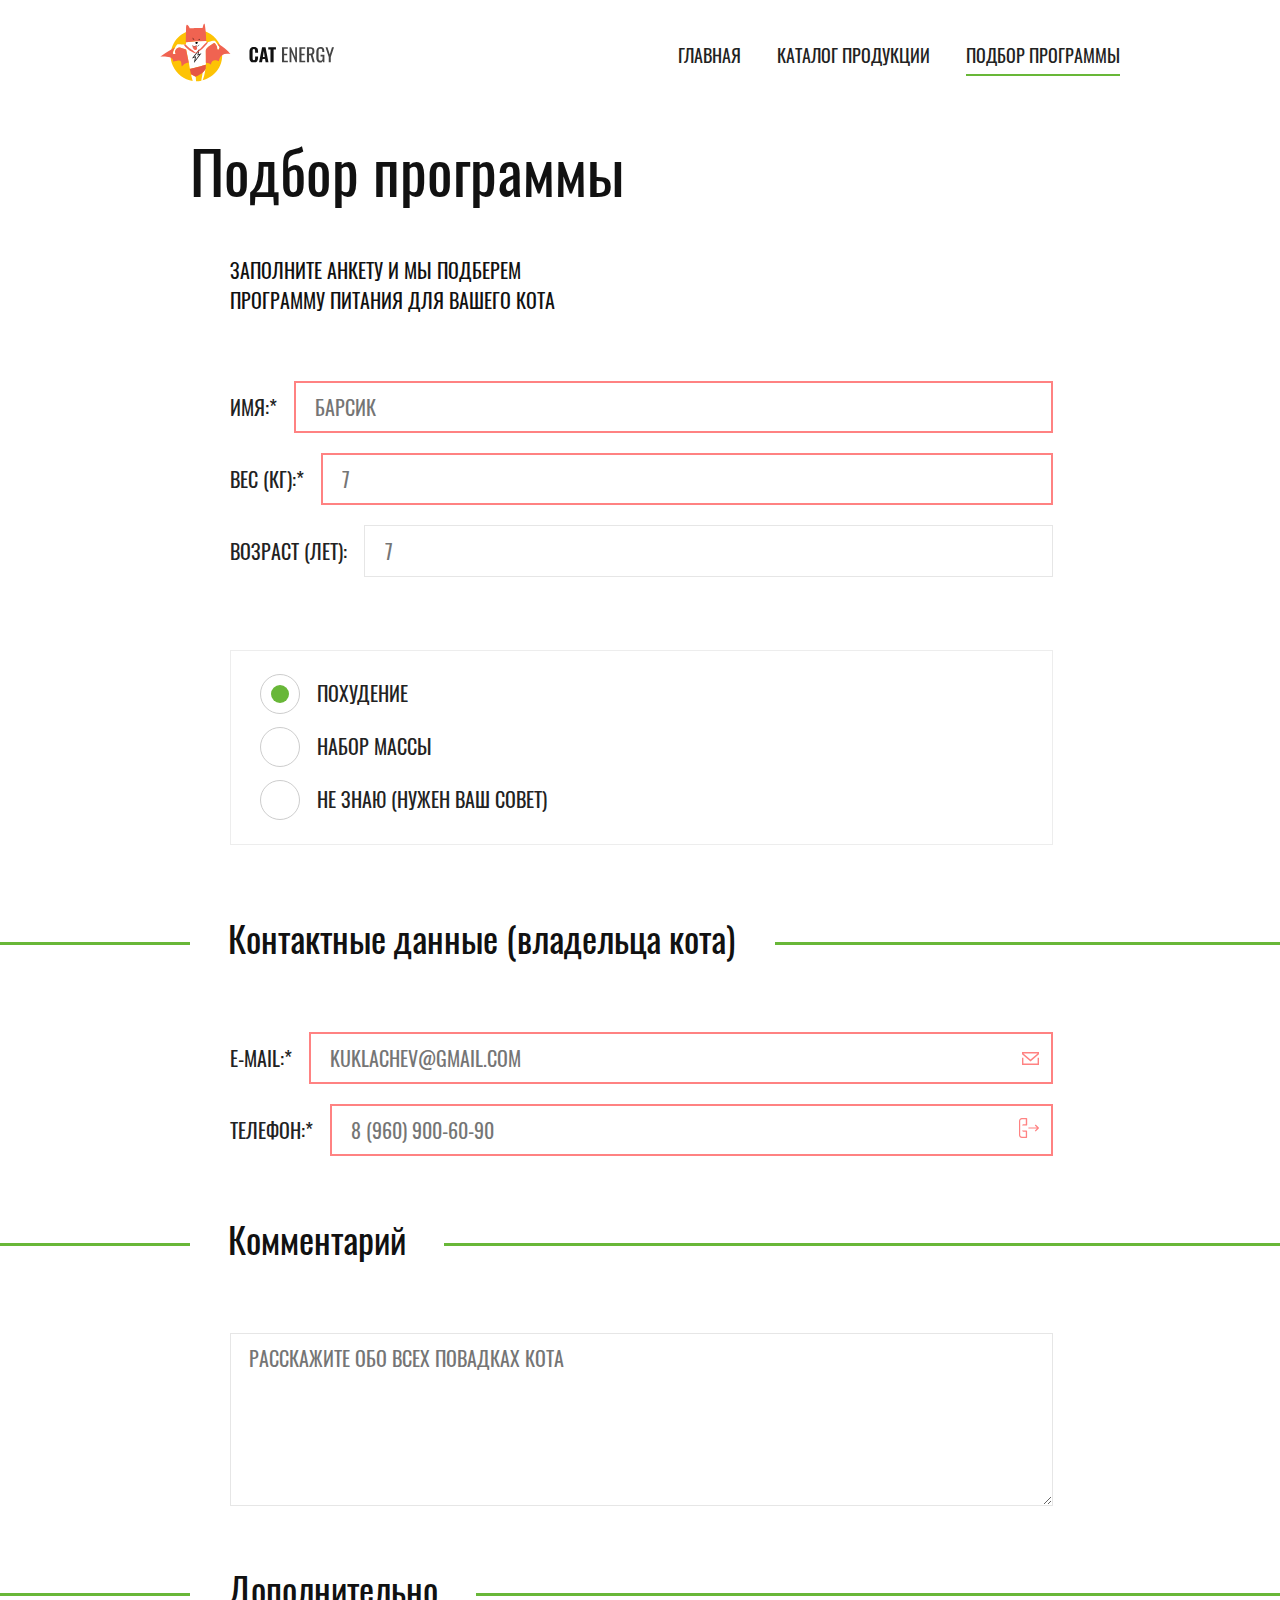
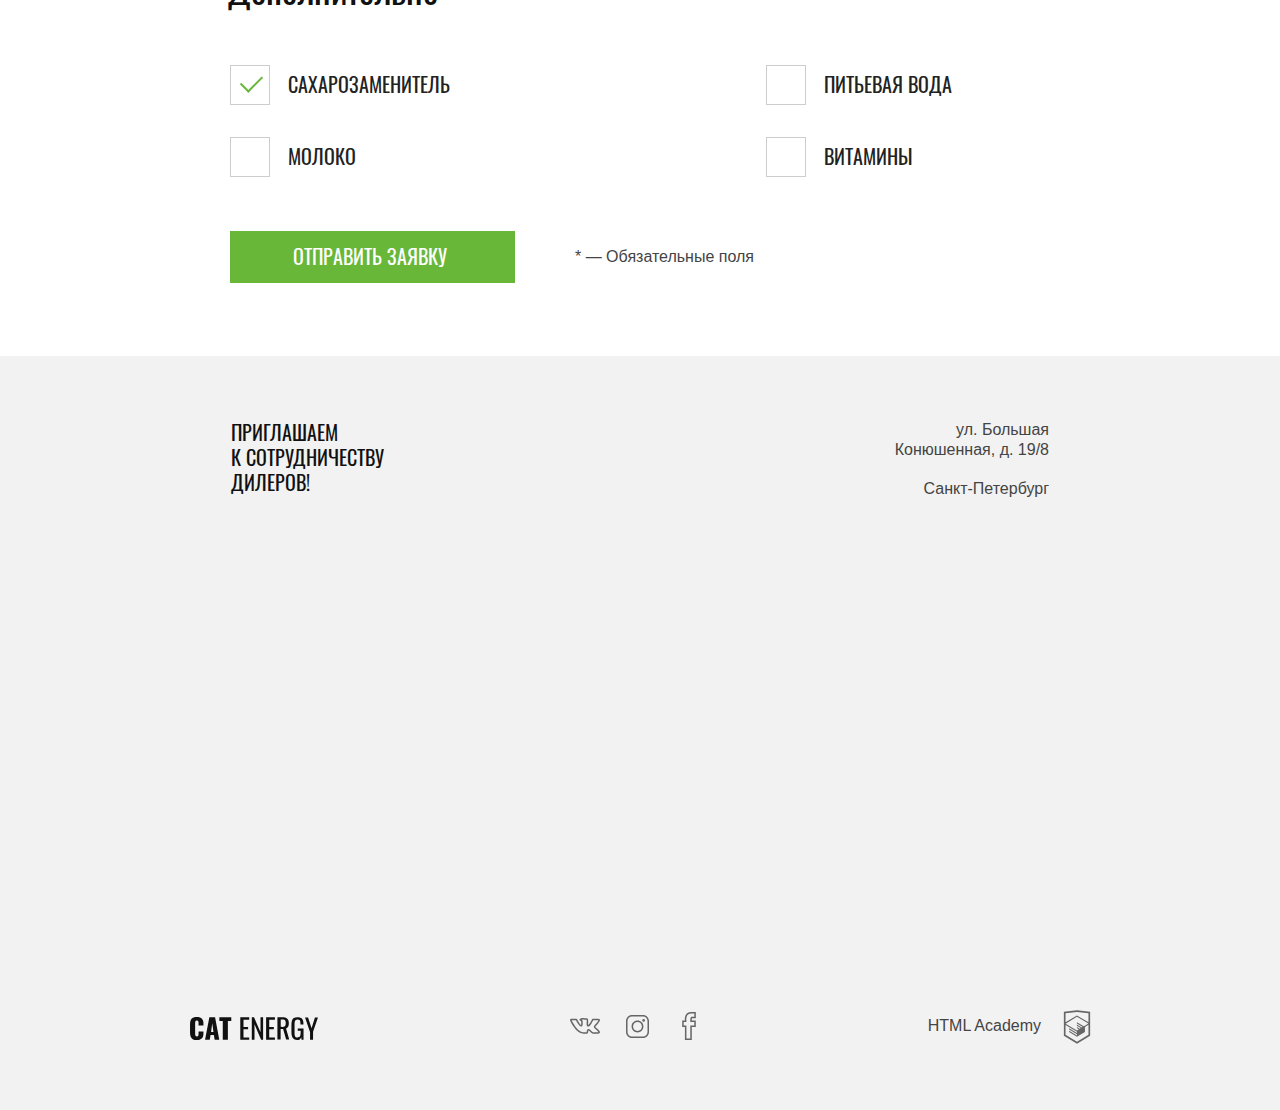
<file: form.html>
<!DOCTYPE html>
<html lang="ru">

<head>
  <meta charset="utf-8">
  <title>HTML Academy: Кэт энерджи</title>
  <meta name="viewport" content="width=device-width,initial-scale=1">
  <link rel="preload" href="fonts/oswaldregular.woff2" as="font">
  <link rel="preload" href="fonts/oswaldmedium.woff2" as="font">
  <link rel="stylesheet" href="css/style.min.css">
</head>

<body>
  <div style="display: none">
    <svg xmlns="http://www.w3.org/2000/svg" xmlns:xlink="http://www.w3.org/1999/xlink"><symbol id="icon-cat-pro" viewbox="0 0 134 56">
  <g>
    <path d="M123.1,5.8c1.2-1.9,2.7-3.4,4.5-4.6c1-0.7,1.6-0.7,2.2,0.6c0.8,1.9,1.5,3.9,0.9,6c-0.2,0.8-0.1,1.4,0.4,2.1
    c0.6,0.8,1.1,1.6,1.6,2.3c1.3,1.9,1.8,3.9,0.9,6.2c-0.4,1-0.4,2-0.2,3.1c0.2,1,0.2,2,0,3c-0.3,1.6-1.1,2.7-2.7,3.2
    c-1.3,0.3-2.4,0.9-3.2,2c-0.2,0.3-0.5,0.5-0.9,0.5c-1.2,0.2-4.2-2.5-4.2-3.7c0-0.2,0-0.4,0-0.6c0.1-3.6-0.1-3.9-3.4-5.4
    c-0.7-0.3-1.3-0.6-1.8-1.2c-0.6-0.8-1.4-0.7-2.3-0.4c-0.8,0.4-1.4,0.9-1.3,1.9c0.3,2.4,0.4,4.8,0.3,7.3c0,0.3,0.1,0.6,0.2,0.8
    c3.1,4.5,4.3,9.8,5.8,14.9c1.2,3.9,3.4,6,7.4,6.3c0.6,0,1.3,0.2,1.9,0.3c1.8,0.3,2.9,1.5,3.4,3.2c0.7,2.1,0.3,2.6-1.8,2.6
    c-2.2,0-4.3,0-6.5,0c-0.9,0-1.6-0.2-2.3-0.8c-1-1-2.2-1.4-3.4-2c-1.3-0.6-2.6-1.3-3.4-2.6c-1.1-1.7-2.6-3.1-4-4.5
    c-2.8-2.9-5.8-5.7-8.4-8.7c-1.9-2.2-3.2-4.6-3.2-7.6c0-0.9-0.2-1.3-1.2-0.9c-0.3,0.2-0.7,0.3-1,0.3c-2.8,0-4.2,1.7-5.2,4.2
    c-0.9,2.1-2.1,4.1-3.2,6.2C88.5,40.9,88,42.4,88,44c0,2.4,0.6,3.2,2.8,4c1.4,0.5,2.7,1,3.4,2.4c0.8,1.6,0.6,2-1.1,2.1
    c-2.3,0-4.5,0-6.8,0c-0.9,0-1.5-0.3-1.9-1.1c-0.6-1-1.2-2-1.8-3c-1-1.7-1.4-3.4-0.7-5.4c0.6-1.7,0.3-3.6,0.1-5.3
    c-0.4-2.6,0-4.9,1.7-7c0.6-0.7,0.6-1-0.4-1.2c-4.1-0.8-8-2.3-11.8-4.1c0,0-0.1,0-0.1-0.1c-3.2-1.2-3.8-1-4.7,2.3
    c-0.8,2.8-1.6,5.6-2.2,8.5c-0.7,3.2,0.1,6.2,1.1,9.2c0.4,1.2,1.6,1.1,2.5,1.4c2,0.6,3.7,1.4,4.5,3.5c0.7,1.6,0.6,1.8-1.1,1.8
    c-1.7,0-3.4-0.1-5.2,0c-1.6,0.1-2.8-0.5-4.2-1.4c-4.8-3.2-6.2-8.1-6.6-13.4c-0.2-3.3-2-5.9-4.1-8.4c-0.4-0.5-0.8-0.7-1.4-0.3
    c-2.1,1.3-4.5,2.1-6.7,3c-4.8,1.8-9,4.6-12.2,8.8c-1.2,1.5-1.9,3.2-2.2,5.1c-0.3,1.8,0.2,2.6,2,3.1c1.9,0.6,2.7,1.5,2.9,3.4
    c0.1,0.8-0.2,1.2-1,1.2c-2.7,0-5.4,0-8.1,0c-0.6,0-1-0.4-1.3-0.8c-1.3-1.6-1.9-3.5-1.9-5.5c-0.1-3.5,0.3-6.9,0.9-10.3
    c0.4-2.1,1.4-3.8,3.4-4.8c5.9-2.8,9-8.1,11.8-13.6c0.6-1.1,0.1-1.3-0.9-1.2c-2.9,0.3-5.4,1.6-7.7,3.2c-3,2.1-5.7,4.6-8.3,7.1
    c-2.9,2.7-6.2,4.6-10.3,4.9C3.1,32.5-0.3,28.4,0,21.8c0.1-2.3,0.9-4.4,2.4-6.1c1.2-1.3,2.6-2,4.5-1.5c1.5,0.4,1.9,1.2,1.3,2.7
    c-0.3,0.6-0.7,1.1-1,1.7c-0.4,0.6-0.8,1.3-1,2c-1.1,3,0.4,5.1,3.5,5.4c3.3,0.3,6-1.1,8.5-3.1c3-2.4,5.7-5.2,8-8.3
    c3.7-4.8,8.5-7.3,14.4-8.1c2.3-0.3,4.3-1.3,6.5-1.9c4.1-1.2,8.3-1.9,12.7-1.8c2,0.1,3.9-0.3,5.8-1.1c4.9-2,10-2,15.1-1
    c4,0.8,8,1.8,11.9,2.8c2.2,0.5,4.7,0.3,7-0.2c4.4-1,8.9-1.9,13.4-2c3-0.1,5.9,0.4,8.6,1.7C123.6,3.9,123.6,3.9,123.1,5.8z"></path>
  </g>
</symbol><symbol id="icon-cat-slim" viewbox="0 0 70 97">
  <g>
    <path d="M54.8,0c-0.1,0-0.3,0-0.4,0c-0.7,0.4-1.1,0.9-1.4,1.6c-0.6,1.1-1,2.3-1.3,3.4c-0.2,0.8-0.7,1.2-1.5,1.3
    c-2.3,0.4-4,1.7-5.2,3.7c-0.7,1.3-1.3,2.6-1.8,3.9c-1.4,3.7-2.5,7.5-3.8,11.2C38.7,27,38.6,27,36.7,27c-2.3,0-2.1-0.4-2.1,2.1
    c0,0.8,0.2,1.2,1.1,1.2c0.3,0,0.7-0.1,0.8,0.2c0.1,0.3-0.2,0.5-0.4,0.7c-1.2,1.3-2.7,2-4.3,2.4c-1.9,0.5-3.8,0.9-5.7,1.5
    c-4.7,1.6-9.1,3.8-12.6,7.6c-2.1,2.3-3.5,5-4.7,7.8C5,59.2,3.2,68.3,1.8,77.5c-0.6,4.3-1.1,8.6-1.5,13C0.2,92.7,0,94.8,0,97
    c11.1,0,22.2,0,33.3,0c0.1-0.5-0.1-0.9-0.2-1.3c-0.7-1.8-2.1-2.7-3.8-3.1c-0.7-0.2-0.8-0.4-0.4-0.9c0.7-0.9,1.2-2,1.6-3.1
    c1.6-4.8,2.3-9.8,3.1-14.8C34.2,70,35.1,66.4,37,63c1.5-2.5,3.3-4.6,5.6-6.4c0.8-0.6,0.9-0.6,1,0.4c0.1,0.7,0.1,1.4,0.2,2.2
    c0.3,4.7,0.3,9.5-0.2,14.2c-0.3,3.7-0.5,7.4-0.2,11c0.4,4.3,1.2,8.4,2.2,12.6c4.4,0,8.9,0,13.3,0c-0.3-2.2-2.1-4-4.2-4.4
    c-1.3-0.2-2.5-0.1-3.8,0.2c-0.6,0.1-0.8,0-0.9-0.6c-0.4-5.3-0.1-10.6,1-15.8c1.3-6,2.4-12.1,3.1-18.2c0.3-2.5,1-4.8,2.3-7
    c1.2-2.1,2.2-4.3,3.4-6.5c0.9-1.7,1.1-3.4,0.4-5.2c-0.3-0.7-0.5-1.4-0.9-2.1c-1-2-2-3.9-2.9-5.9c-0.5-1-0.4-1.1,0.7-1.1
    c1.6,0,1.6,0,1.7-1.6c0-0.2,0-0.4,0-0.7c0-0.7-0.3-1.1-1-1c-0.5,0-1,0-1.5,0c-0.7,0-0.9-0.3-0.7-1c0.6-2.3,2.8-4.1,5.1-4.4
    c2.2-0.3,4.4,0,6.6,0.4c0.6,0.1,1,0,1.3-0.6c0.4-1,0.8-2,1.3-3c0.2-0.4,0.2-0.8-0.1-1.1C66.6,13.2,63.1,9.4,58.4,7
    c-0.5-0.3-0.8-0.6-0.9-1.1c-0.3-1.4-0.7-2.8-1.3-4.2C55.9,1,55.6,0.4,54.8,0z"></path>
  </g>
</symbol><symbol id="icon-close" viewbox="0 0 18 18">
  <polygon points="18,1.3 16.7,0 9,7.7 1.3,0 0,1.3 7.7,9 0,16.7 1.3,18 9,10.3 16.7,18 18,16.7 10.3,9 "></polygon>
</symbol><symbol id="icon-fb-mobile" viewbox="0 0 10 19">
  <g>
    <path d="M7.1,19H2v-8.8H0V5.8h1.9c-0.1-2,0.2-3.4,1.1-4.4C3.8,0.5,5,0.1,6.5,0L10,0v4.2H7.2C7.1,4.4,7,5,7,5.8H10v4.4H7.1V19z
      M3.1,18h2.8V9.1h2.9V6.8H5.9l0-0.5c0-1.4,0-2.6,0.7-3.1l0.1-0.1h2.1V1H6.5c-1.2,0.1-2,0.4-2.6,1c-0.8,0.8-1,2.3-0.8,4.2l0.1,0.6
    H1.1v2.3h2V18z"></path>
  </g>
</symbol><symbol id="icon-fb" viewbox="34.789 -4.709 13.518 27.75">
  <g>
    <path d="M44.32,23.041h-6.816V10.137h-2.715V3.763h2.629c-0.202-2.887,0.298-5,1.519-6.444c1.039-1.229,2.583-1.911,4.588-2.026
    l4.782-0.001v6.15h-3.755c-0.166,0.315-0.251,1.093-0.252,2.321h3.978v6.375H44.32V23.041z M39.004,21.541h3.816V8.637h3.957V5.263
    h-3.953l-0.016-0.734c-0.044-2.04,0.002-3.784,1.007-4.46l0.19-0.127h2.801v-3.15h-3.239c-1.557,0.091-2.711,0.581-3.485,1.496
    c-1.041,1.231-1.41,3.298-1.099,6.144l0.092,0.832h-2.786v3.375h2.715V21.541z"></path>
  </g>
</symbol><symbol id="icon-gift" viewbox="0 0 55.5 60"><path fill="#FFF" d="m52.3 12.2h-7c.5-.7.8-1.4 1.1-2.2.6-2 .4-4.1-.6-5.9s-2.6-3.1-4.6-3.7-4.1-.4-5.9.6c-3.6 2-6.2 6.1-7.6 9-1.4-2.9-4-7.1-7.6-9-3.8-2-8.5-.6-10.5 3.1-1.4 2.7-1.2 5.8.5 8.1h-7c-1.7 0-3.1 1.4-3.1 3.1v9.4c0 1.7 1.4 3.1 3.1 3.1h.9v26.1c0 3.3 2.7 6 6 6h35.5c3.3 0 6-2.7 6-6v-26.1h.8c1.7 0 3.1-1.4 3.1-3.1v-9.4c.1-1.7-1.3-3.1-3.1-3.1zm-15.8-9.2c1.3-.7 2.7-.8 4.1-.4 1.3.4 2.4 1.3 3.1 2.6s.8 2.7.4 4.1c-.4 1.2-1.1 2.2-2.2 2.9h-12.5c1.1-2.6 3.6-7.2 7.1-9.2zm-24.8 2.2c1.5-2.6 4.7-3.6 7.3-2.2 3.5 1.9 6 6.6 7.1 9.1h-12.6c-2.3-1.4-3.1-4.5-1.8-6.9zm14.8 22.6v13.7h-20.1v-13.7zm-20.1 26.1v-10h20.2v13.7h-16.6c-2 0-3.6-1.7-3.6-3.7zm39.1 3.7h-16.6v-13.7h20.2v10c0 2-1.6 3.7-3.6 3.7zm3.6-16.1h-20.2v-13.7h20.2zm4-16.8c0 .4-.3.7-.7.7h-2s0 0 0 0h-22.7s0 0 0 0h-22.5s0 0 0 0h-2c-.4 0-.7-.3-.7-.7v-9.4c0-.4.3-.7.7-.7h49.2c.4 0 .7.3.7.7z"></path></symbol><symbol id="icon-htmlacademy" viewbox="0 0 60 60"><path d="M30.2 5h-.2l-19.7 2.1v36.2l19.7 11.7 19.7-11.7v-36.2l-19.5-2.1zm17 36.8l-17.2 10.2-17.2-10.2v-14.8l17.1 10.2v1.8l-11.7-7v1.8l11.8 7.1v1.9l-11.8-7v1.8l11.8 7 11.9-7.1v-7.6l5.3-3.2v15.1zm-.1-17l-4.7 2.8-2.2 1.3-10.3-6.1v1.8l8.8 5.3h-.1l-.2.1-1.3.7-7.3-4.3v1.8l5.8 3.4-1.4.9-4.3-2.6v1.8l2.9 1.7-2.9 1.7-17-10.1 17-10.2 17.2 10zm.1-1.8l-17.3-10.2-17.1 10.2v-13.6l17.2-1.8 17.2 1.8v13.6z"></path></symbol><symbol id="icon-insta-mobile" viewbox="0 0 16 16">
  <style type="text/css">
    .st0 {
      fill: #231F20;
    }
  </style>
  <path class="st0" d="M11.8,1C13.6,1,15,2.4,15,4.2v7.7c0,1.7-1.4,3.1-3.1,3.1H4.2C2.4,15,1,13.6,1,11.8V4.2C1,2.4,2.4,1,4.2,1
  L11.8,1 M11.8,0H4.2C1.9,0,0,1.9,0,4.2v7.7C0,14.1,1.9,16,4.2,16h7.7c2.3,0,4.2-1.9,4.2-4.2V4.2C16,1.9,14.1,0,11.8,0L11.8,0z"></path>
  <path class="st0" d="M8,4.9c1.7,0,3.1,1.4,3.1,3.1c0,1.7-1.4,3.1-3.1,3.1c-1.7,0-3.1-1.4-3.1-3.1C4.9,6.3,6.3,4.9,8,4.9 M8,3.9
  C5.7,3.9,3.9,5.7,3.9,8s1.8,4.1,4.1,4.1s4.1-1.8,4.1-4.1S10.3,3.9,8,3.9L8,3.9z"></path>
  <circle class="st0" cx="12.3" cy="3.7" r="0.9"></circle>
</symbol><symbol id="icon-insta" viewbox="-3 -3 23 23">
  <path d="M14.002-1.501c2.48,0,4.498,2.02,4.498,4.501v11c0,2.481-2.018,4.5-4.498,4.5H3.01
  c-2.48,0-4.498-2.019-4.498-4.5V3c0-2.481,2.018-4.5,4.498-4.5h10.992 M14.002-3H3.01C-0.29-3-2.987-0.301-2.987,3v11.001
  C-2.987,17.299-0.29,20,3.01,20h10.995C17.301,20,20,17.299,20,13.999V3C20-0.301,17.301-3,14.002-3L14.002-3z"></path>
  <path d="M8.506,4.078c2.44,0,4.429,1.985,4.429,4.428c0,2.44-1.989,4.43-4.429,4.43c-2.443,0-4.428-1.989-4.428-4.43
  C4.078,6.063,6.063,4.078,8.506,4.078 M8.506,2.578c-3.273,0-5.928,2.654-5.928,5.928s2.654,5.927,5.928,5.927
  c3.274,0,5.926-2.653,5.926-5.927S11.78,2.578,8.506,2.578L8.506,2.578z"></path>
  <circle cx="14.646" cy="2.379" r="1.341"></circle>
</symbol><symbol id="icon-mail" viewbox="0 0 17 13">
  <path d="M15.6,11.6H1.4V5.8H0V13h17V5.8h-1.4V11.6z M0,0v2.3l8.5,7.1L17,2.3V0H0z M15.6,1.6L8.5,7.5L1.4,1.6V1.4h14.2L15.6,1.6z"></path>
</symbol><symbol id="icon-mobile-menu" viewbox="0 0 24 18">
  <rect y="16" width="24" height="2"></rect>
  <rect y="8" width="24" height="2"></rect>
  <rect width="24" height="2"></rect>
</symbol><symbol id="icon-phone" viewbox="0 0 20 20">
  <path d="M17.9,9.4H9.4v1.2h8.5l-2.1,2.1l0.9,0.9l3.1-3.1c0.2-0.2,0.2-0.6,0-0.9l-3.1-3.1l-0.9,0.9L17.9,9.4z"></path>
  <path d="M8.1,19.4v-6.2c0-0.3-0.3-0.6-0.6-0.6H4.4l0,0H3.1l0,0c0,0.7,0.6,1.2,1.2,1.2h2.5v5H3.1c-1,0.1-1.8-0.7-1.9-1.7
  c0-0.1,0-0.1,0-0.2V3.1c0-1,0.8-1.8,1.7-1.8c0.1,0,0.1,0,0.2,0h3.7v5H4.4c-0.7,0-1.2,0.6-1.2,1.2h4.4c0.3,0,0.6-0.3,0.6-0.6V0.6
  C8.1,0.3,7.8,0,7.5,0H3.1C1.5-0.1,0.1,1.2,0,2.9C0,3,0,3.1,0,3.1v13.7c-0.1,1.7,1.2,3.1,2.9,3.1c0.1,0,0.2,0,0.2,0h4.4
  C7.8,20,8.1,19.7,8.1,19.4z"></path>
</symbol><symbol id="icon-vk-mobile" viewbox="0 0 22 12">
  <g>
    <path d="M17.6,12c-0.3,0-0.9-0.1-1.5-0.5c-0.5-0.3-0.9-0.7-1.3-1.2c-0.3-0.3-0.9-0.9-1.1-0.9c-0.2,0.1-0.4,0.7-0.3,1.2
    c0,0.1,0,0.6-0.3,0.9c-0.3,0.3-0.8,0.4-0.9,0.4l-1.4,0c-0.7,0-3.2-0.2-5.4-2.3C2.5,7.1,0.2,2.2,0.1,2C0,1.6-0.1,1.2,0.2,0.9
    c0.3-0.3,0.8-0.4,1-0.4l3,0l0.1,0c0.1,0,0.4,0.1,0.7,0.3c0.3,0.2,0.4,0.5,0.5,0.6c0,0,0.5,1.1,1.1,2c1,1.5,1.4,1.9,1.5,2
    C8.2,5,8.3,4,8.2,3.1c0-0.4-0.1-0.8-0.2-1C7.9,2,7.7,1.9,7.5,1.9L6.9,1.4C6.9,0.9,7.4,0.5,7.8,0.3C8.3,0.1,9.1,0,10.1,0l0.5,0
    c0.9,0,1.2,0.1,1.6,0.1c1.2,0.3,1.2,1.3,1.1,2.5c0,0.4,0,0.8,0,1.2c0,0.1,0,0.2,0,0.4c0,0.3,0,0.8,0.1,1c0.2-0.1,0.6-0.5,1.5-1.9
    c0.6-0.9,1-1.9,1.1-2.1l0,0c0.1-0.3,0.4-0.7,1.2-0.7l3.1,0c0,0,0.1,0,0.3,0c0.7,0,1.2,0.2,1.3,0.7c0.2,0.5,0.1,1.3-1.7,3.5
    c-0.3,0.3-0.5,0.6-0.7,0.9C19,6,18.6,6.6,18.6,6.7c0,0.1,0.5,0.5,0.9,0.9c1.1,0.9,1.9,1.7,2.2,2.3c0.4,0.6,0.3,1,0.2,1.3
    c-0.3,0.7-1.2,0.7-1.4,0.8l-2.8,0C17.7,12,17.6,12,17.6,12z M13.7,8.3c0.7,0,1.2,0.6,1.8,1.2c0.4,0.4,0.7,0.8,1.1,1
    c0.5,0.3,1,0.3,1,0.3l0.1,0l2.8,0c0.1,0,0.3-0.1,0.4-0.1c0,0,0-0.1-0.1-0.1c-0.3-0.5-1-1.3-2-2.1c-0.9-0.7-1.3-1.1-1.4-1.7
    c0-0.6,0.4-1.1,1.2-2.1c0.2-0.2,0.4-0.5,0.7-0.8c1.1-1.4,1.4-2,1.5-2.3c-0.1,0-0.5,0-0.5,0l-3.2,0c-0.1,0-0.2,0-0.2,0
    C16.9,2,16.4,3.1,15.8,4c-1.4,2.1-2,2.4-2.5,2.4c-0.1,0-0.3,0-0.4-0.1c-0.7-0.4-0.7-1.4-0.7-2.1c0-0.1,0-0.2,0-0.3
    c0-0.5,0-0.9,0-1.3c0.1-1.3,0-1.3-0.3-1.4c-0.3-0.1-0.5-0.1-1.4-0.1l-0.5,0c-0.5,0-1,0-1.4,0.1c0.1,0.1,0.1,0.1,0.2,0.2
    c0.4,0.5,0.4,1.5,0.4,1.7c0.1,1.3,0,2.9-0.7,3.3C8.4,6.4,8.3,6.5,8.1,6.5C7.5,6.5,6.8,5.8,5.6,4C5,2.9,4.5,1.8,4.5,1.8
    c0,0,0-0.1-0.1-0.1c-0.1,0-0.2-0.1-0.2-0.1l-2.9,0c0,0,0,0-0.1,0c0.4,0.9,2.5,5,4.8,7.2c2,1.9,4.3,2,4.7,2l1.4,0c0,0,0.2,0,0.2-0.1
    c0,0,0,0,0-0.1c0-0.2,0-2,1.2-2.3C13.5,8.3,13.6,8.3,13.7,8.3z"></path>
  </g>
</symbol><symbol id="icon-vk" viewbox="3.007 11.628 30.004 15.761">
  <g>
    <path d="M26.945,27.388c-0.386,0-1.17-0.082-2.075-0.632c-0.642-0.385-1.223-0.968-1.784-1.532
    c-0.438-0.44-1.171-1.177-1.447-1.177c-0.268,0.075-0.481,0.921-0.476,1.569c0.004,0.113-0.001,0.774-0.468,1.213
    c-0.425,0.4-1.088,0.485-1.216,0.498l-1.926,0.007c-0.967,0-4.358-0.218-7.429-3.021c-3.674-3.358-6.835-9.798-6.968-10.07
    c-0.197-0.462-0.248-1.066,0.152-1.482c0.392-0.413,1.081-0.472,1.359-0.479l4.083-0.024l0.115,0.008
    c0.091,0.014,0.567,0.095,0.957,0.349c0.388,0.247,0.59,0.651,0.626,0.73c0.01,0.021,0.649,1.432,1.475,2.684
    c1.312,1.99,1.896,2.455,2.103,2.562c0.188-0.417,0.277-1.7,0.187-2.871c0.001-0.493-0.101-1.098-0.252-1.278
    c-0.112-0.134-0.426-0.253-0.778-0.294l-0.722-0.691c-0.096-0.658,0.635-1.226,1.149-1.446c0.737-0.316,1.792-0.382,3.147-0.382
    l0.71,0.005c1.235,0.012,1.622,0.081,2.149,0.191c1.702,0.361,1.64,1.729,1.567,3.312c-0.021,0.464-0.046,1.001-0.046,1.621
    c0,0.151-0.005,0.312-0.011,0.479c-0.012,0.38-0.032,1.038,0.093,1.304c0.219-0.145,0.852-0.665,2.072-2.483
    c0.783-1.165,1.4-2.539,1.517-2.803l0.001-0.001c0.182-0.43,0.608-0.941,1.613-0.946l4.274-0.024
    c0.012-0.003,0.172-0.016,0.377-0.016c0.98,0,1.597,0.287,1.832,0.854c0.269,0.65,0.169,1.657-2.354,4.605
    c-0.37,0.432-0.697,0.804-0.982,1.127c-0.598,0.678-1.216,1.379-1.237,1.595c0.053,0.169,0.662,0.665,1.252,1.145
    c1.53,1.247,2.528,2.264,3.033,3.073c0.522,0.759,0.429,1.33,0.258,1.677c-0.424,0.864-1.638,0.973-1.877,0.985l-3.79,0.047
    C27.153,27.382,27.063,27.388,26.945,27.388z M21.638,22.548c0.899,0,1.682,0.786,2.511,1.618c0.497,0.5,1.011,1.016,1.496,1.307
    c0.727,0.44,1.316,0.421,1.398,0.412l0.103-0.009l3.805-0.047c0.171-0.012,0.411-0.073,0.536-0.136
    c-0.018-0.039-0.048-0.094-0.098-0.167c-0.449-0.718-1.388-1.659-2.686-2.718c-1.184-0.963-1.801-1.465-1.865-2.244
    c-0.066-0.805,0.493-1.439,1.607-2.703c0.28-0.318,0.604-0.685,0.967-1.109c1.559-1.821,1.957-2.64,2.058-2.956
    c-0.17-0.029-0.648-0.021-0.678-0.018l-4.361,0.028c-0.191,0.001-0.249,0.035-0.249,0.036c-0.176,0.414-0.812,1.812-1.644,3.05
    c-1.895,2.82-2.785,3.2-3.407,3.201c-0.204,0-0.396-0.05-0.569-0.148c-1.003-0.569-0.963-1.834-0.934-2.757
    c0.005-0.149,0.01-0.295,0.01-0.431c0-0.646,0.025-1.207,0.048-1.689c0.076-1.68,0.016-1.692-0.379-1.776
    c-0.409-0.086-0.705-0.147-1.856-0.159l-0.693-0.005c-0.624,0-1.343,0.014-1.906,0.098c0.092,0.074,0.18,0.157,0.259,0.251
    c0.588,0.704,0.604,1.951,0.601,2.194c0.13,1.646,0.061,3.796-1.018,4.313c-0.191,0.092-0.392,0.137-0.597,0.137
    c-0.926,0-1.854-0.885-3.425-3.267c-0.895-1.354-1.56-2.824-1.587-2.887c-0.011-0.021-0.054-0.077-0.075-0.094
    c-0.083-0.054-0.233-0.097-0.32-0.116l-4.001,0.024c-0.021,0.001-0.045,0.002-0.07,0.005c0.591,1.189,3.426,6.592,6.519,9.419
    c2.74,2.502,5.826,2.629,6.417,2.629l1.851-0.003c0.046-0.01,0.218-0.062,0.269-0.1c-0.019,0.018-0.01-0.053-0.01-0.097
    c-0.003-0.265,0.012-2.595,1.578-3.034C21.369,22.566,21.502,22.548,21.638,22.548z"></path>
  </g>
</symbol></svg>
  </div>
  <header class="header">
    <a class="logo" href="index.html">
      <picture>
        <source media="(min-width: 1300px)" srcset="img/logo-desktop.svg">
        <source media="(min-width: 768px)" srcset="img/logo-tablet.svg">
        <img class="logo__img" src="img/logo-mobile.svg" alt="Логотип Кэт энерджи">
      </picture>
    </a>
    <nav class="menu menu--closed menu--nojs">
      <button class="menu__toggle" type="button">Меню</button>
      <a class="menu__item" href="index.html">Главная</a>
      <a class="menu__item" href="catalog.html">Каталог продукции</a>
      <a class="menu__item">Подбор программы</a>
    </nav>
  </header>
  <main class="main">
    <div class="container">
      <h1 class="title main__title">Подбор программы</h1>
      <p class="main__text">Заполните анкету и мы подберем программу питания для вашего кота</p>
    </div>
    <form class="form" method="post" action="https://echo.htmlacademy.ru">
      <div class="container container--form form__wrap">
        <fieldset class="form__fieldset form__fieldset--name">
          <label class="form__label">Имя:*<input class="form__input" type="text" name="name" placeholder="Барсик" minlength="2" maxlength="15" required=""></label>
          <label class="form__label">Вес (кг):*<input class="form__input" id="weight" type="text" name="weight" placeholder="7" minlength="1" maxlength="7" required=""></label>
          <label class="form__label">Возраст (лет):<input class="form__input" type="text" name="age" placeholder="7"></label>
        </fieldset>
        <fieldset class="form__fieldset form__fieldset--radio">
          <label class="form__label form__label--radio"><input class="visually-hidden" type="radio" name="program" checked=""><span class="form__radio-name">Похудение</span></label>
          <label class="form__label form__label--radio"><input class="visually-hidden" type="radio" name="program"><span class="form__radio-name">Набор массы</span></label>
          <label class="form__label form__label--radio"><input class="visually-hidden" type="radio" name="program"><span class="form__radio-name">Не знаю (нужен ваш совет)</span></label>
        </fieldset>
      </div>
      <fieldset class="form__fieldset form__fieldset--contact">
        <legend class="subtitle"><span class="subtitle__text">Контактные данные</span><span>(владельца кота)</span></legend>
        <div class="container container--form form__fieldset-wrap">
          <label class="form__label form__label--name">e-mail:*<input class="form__input" type="email" name="email" placeholder="Kuklachev@gmail.com" required=""><span class="form__icon"><svg class="form__icon-logo" width="17" height="13"><use xlink:href="#icon-mail"></use></svg></span></label>
          <label class="form__label form__label--name">Телефон:*<input class="form__input" type="number" name="phone" placeholder="8 (960) 900-60-90" required=""><span class="form__icon"><svg class="form__icon-logo" width="20" height="20"><use xlink:href="#icon-phone"></use></svg></span></label>
        </div>
      </fieldset>
      <fieldset class="form__fieldset">
        <legend class="subtitle"><span class="subtitle__text">Комментарий</span></legend>
        <div class="container container--form">
          <textarea class="form__input form__input--textarea" rows="5" name="text" placeholder="Расскажите обо всех повадках кота"></textarea>
        </div>
      </fieldset>
      <fieldset class="form__fieldset form__fieldset--check">
        <legend class="subtitle subtitle--check"><span class="subtitle__text">Дополнительно</span></legend>
        <div class="container container--form form__fieldset-wrap">
          <label class="form__label form__label--check"><input class="visually-hidden" type="checkbox" name="sweetener" checked=""><span class="form__check-name">Сахарозаменитель</span></label>
          <label class="form__label form__label--check"><input class="visually-hidden" type="checkbox" name="water"><span class="form__check-name">Питьевая вода</span></label>
          <label class="form__label form__label--check"><input class="visually-hidden" type="checkbox" name="milk"><span class="form__check-name">Молоко</span></label>
          <label class="form__label form__label--check"><input class="visually-hidden" type="checkbox" name="vitamins"><span class="form__check-name">Витамины</span></label>
        </div>
      </fieldset>
      <div class="container container--form">
        <div class="form__wrap">
          <button class="button button--form" type="submit">Отправить заявку</button>
          <p class="form__required">* — Обязательные поля</p>
        </div>
      </div>
    </form>
    <div class="contacts">
      <div class="container">
        <div class="contacts__wrap">
          <h4>Приглашаем к&nbsp;сотрудничеству дилеров!</h4>
          <p class="contacts__address">ул. Большая Конюшенная, д. 19/8 <span>Санкт-Петербург</span></p>
        </div>
      </div>
      <div class="map">
        <iframe src="https://www.google.com/maps/embed?pb=!1m18!1m12!1m3!1d1998.6036253002899!2d30.320858715818147!3d59.93871916905452!2m3!1f0!2f0!3f0!3m2!1i1024!2i768!4f13.1!3m3!1m2!1s0x4696310fca145cc1%3A0x42b32648d8238007!2sBolshaya+Konyushennaya+Street%2C+19%2F8%2C+Sankt-Peterburg%2C+Russia%2C+191186!5e0!3m2!1sen!2slv!4v1555863480526!5m2!1sen!2slv" allowfullscreen=""></iframe>
      </div>
    </div>
  </main>
  <footer class="footer">
    <div class="container footer__wrap">
      <a class="logo logo--footer" href="">
        <img class="logo__img-footer" src="img/logo-footer.svg" width="128" height="24" alt="логотип Кэт энерджи">
      </a>
      <div class="social">
        <a class="social__link" href="#" target="_blank" title="Наш Вконтакте"><span class="visually-hidden">Мы в Вконтакте</span>
          <svg class="social__icon social__icon--vk" width="22" height="12">
            <use xlink:href="#icon-vk"></use>
          </svg>
        </a>
        <a class="social__link" href="#" target="_blank" title="Наш Инстаграм"><span class="visually-hidden">Мы в Инстаграм</span>
          <svg class="social__icon social__icon--insta" width="16" height="16">
            <use xlink:href="#icon-insta"></use>
          </svg>
        </a>
        <a class="social__link" href="#" target="_blank" title="Наш Фейсбук"><span class="visually-hidden">Мы в Фейсбуке</span>
          <svg class="social__icon social__icon--fb" width="10" height="19">
            <use xlink:href="#icon-fb"></use>
          </svg>
        </a>
      </div>
      <div class="copyright">
        <a class="copyright__link" href="https://htmlacademy.ru/intensive/adaptive" target="_blank">HTML Academy</a>
        <a class="copyright__link-logo" href="https://htmlacademy.ru/intensive/adaptive" target="_blank">
          <svg class="copyright__icon" width="40" height="40">
            <use xlink:href="#icon-htmlacademy"></use>
          </svg>
        </a>
      </div>
    </div>
  </footer>
  <script type="text/javascript" src="js/script.js"></script>
</body>

</html>
</file>
<file: css/style.min.css>
/*! normalize.css v8.0.0 | MIT License | github.com/necolas/normalize.css */
html{line-height:1.15;-webkit-text-size-adjust:100%}body{min-width:320px;margin:0;padding:0;-webkit-box-sizing:border-box;box-sizing:border-box;font-family:"Oswald","Arial",sans-serif;font-size:14px;line-height:18px;font-weight:400;color:#444;background-color:#fff}h1{font-size:2em;margin:.67em 0}hr{-webkit-box-sizing:content-box;box-sizing:content-box;height:0;overflow:visible}code,kbd,pre,samp{font-family:monospace,monospace;font-size:1em}a{background-color:transparent;text-decoration:none}abbr[title]{border-bottom:none;-webkit-text-decoration:underline dotted;text-decoration:underline dotted}b,strong{font-weight:bolder}small{font-size:80%}sub,sup{font-size:75%;line-height:0;position:relative;vertical-align:baseline}sub{bottom:-.25em}sup{top:-.5em}img{border-style:none;max-width:100%;height:auto}button,input,optgroup,select,textarea{font-family:inherit;font-size:100%;line-height:1.15;margin:0}button,input{overflow:visible}button,select{text-transform:none}[type=button],[type=reset],[type=submit],button{-webkit-appearance:button}[type=button]::-moz-focus-inner,[type=reset]::-moz-focus-inner,[type=submit]::-moz-focus-inner,button::-moz-focus-inner{border-style:none;padding:0}[type=button]:-moz-focusring,[type=reset]:-moz-focusring,[type=submit]:-moz-focusring,button:-moz-focusring{outline:1px dotted ButtonText}fieldset{padding:.35em .75em .625em}legend{color:inherit;display:table;max-width:100%;white-space:normal}progress{vertical-align:baseline}textarea{overflow:auto}[type=checkbox],[type=radio],legend{-webkit-box-sizing:border-box;box-sizing:border-box;padding:0}[type=number]::-webkit-inner-spin-button,[type=number]::-webkit-outer-spin-button{height:auto}[type=search]{-webkit-appearance:textfield;outline-offset:-2px}[type=search]::-webkit-search-decoration{-webkit-appearance:none}::-webkit-file-upload-button{-webkit-appearance:button;font:inherit}details{display:block}summary{display:list-item}[hidden],template{display:none}.visually-hidden{position:absolute;width:1px;height:1px;margin:-1px;border:0;padding:0;white-space:nowrap;-webkit-clip-path:inset(100%);clip-path:inset(100%);clip:rect(0 0 0 0);overflow:hidden}@font-face{font-family:"Oswald";font-weight:400;font-style:normal;font-display:swap;src:url(../fonts/oswaldregular.woff) format("woff"),url(../fonts/oswaldregular.woff2) format("woff2")}@font-face{font-family:"Oswald";font-weight:700;font-style:normal;font-display:swap;src:url(../fonts/oswaldmedium.woff) format("woff"),url(../fonts/oswaldmedium.woff2) format("woff2")}.container{min-width:320px;max-width:600px;padding:0 20px;margin:0 auto;-webkit-box-sizing:border-box;box-sizing:border-box}@media (min-width:768px){.container{min-width:768px;max-width:960px;padding:0 30px}.container--form{padding:0 67px 0 70px}}@media (min-width:1300px){.container{width:1300px;max-width:1300px;padding:0 40px}}.title{font-size:36px;line-height:60px;font-weight:400;color:#111;margin:0}@media (min-width:768px){.title{font-size:60px}}@media (min-width:1300px){.title{width:1300px;margin-left:auto;margin-right:auto}}.header{background-color:#fff;padding:12px 0 0;margin:0 auto}@media (min-width:768px){.header{padding:23px 30px 0;display:-webkit-box;display:-ms-flexbox;display:flex;-webkit-box-pack:justify;-ms-flex-pack:justify;justify-content:space-between;max-width:960px}}@media (min-width:1300px){.header{padding:54px 40px 0;width:1300px;max-width:1300px;-webkit-box-sizing:border-box;box-sizing:border-box;position:relative}}.index{position:relative}@media (min-width:1300px){.index::after{content:"";position:absolute;height:696px;width:50%;background:url(../img/index-background-desktop@1x.jpg),#68b738;background-repeat:no-repeat;top:0;right:0;z-index:0}}@media (min-width:1300px) and (-webkit-min-device-pixel-ratio:1.5),(min-width:1300px) and (min-resolution:144dpi),(min-width:1300px) and (min-resolution:1.5dppx){.index::after{background:url(../img/index-background-desktop@2x.jpg),#68b738;background-repeat:no-repeat;background-size:720px auto}}.logo{display:block;padding:0 20px 12px;border-bottom:1px solid #e6e6e6}.logo--footer{padding:0 0 29px;text-align:center}@media (min-width:768px){.logo{border-bottom:none;padding:0}.logo--footer{padding-bottom:0;padding-top:10px}}@media (min-width:1300px){.logo{padding:0}.logo--footer{padding-top:7px}}.logo__img{width:191px;height:38px}.logo__img:focus,.logo__img:hover{opacity:.8;-webkit-transition:.3s;transition:.3s}.logo__img:active{opacity:.6;-webkit-transition:.3s;transition:.3s}@media (min-width:768px){.logo__img{width:174px;height:59px}}@media (min-width:1300px){.logo__img{width:203px;height:60px}}.menu{position:relative}@media (min-width:768px){.menu{display:-webkit-box;display:-ms-flexbox;display:flex;-ms-flex-wrap:wrap;flex-wrap:wrap;-webkit-box-pack:end;-ms-flex-pack:end;justify-content:flex-end;-webkit-box-align:start;-ms-flex-align:start;align-items:flex-start;padding-top:20px;z-index:1}}@media (min-width:1300px){.menu{padding-top:19px}}.menu__toggle{position:absolute;top:-54px;right:0;width:64px;height:38px;font-size:0;border:0;padding:0;background-color:transparent;cursor:pointer;z-index:2}@media (min-width:768px){.menu__toggle{display:none}}.menu--closed .menu__toggle::after,.menu--closed .menu__toggle::before{content:"";position:absolute;width:24px;height:2px;background-color:#111;left:20px;-webkit-transition:.3s;transition:.3s}.menu--closed .menu__toggle::before{-webkit-box-shadow:0 8px 0 0 #111;box-shadow:0 8px 0 0 #111;top:11px}.menu--closed .menu__toggle::after{top:27px}.menu--opened .menu__toggle::after,.menu--opened .menu__toggle::before{content:"";position:absolute;width:22px;height:2px;background-color:#111;left:18px;top:20px;-webkit-transition:.3s;transition:.3s}.menu--opened .menu__toggle::before{-webkit-box-shadow:none;box-shadow:none;-webkit-transform:rotate(45deg);transform:rotate(45deg)}.menu--opened .menu__toggle::after{-webkit-transform:rotate(-45deg);transform:rotate(-45deg)}.menu--closed .menu__item{display:none}@media (min-width:768px){.menu--closed .menu__item{display:inline-block}}.menu--opened .menu__item{display:block}@media (min-width:768px){.menu--opened .menu__item{display:inline-block}}.menu__item{font-size:20px;line-height:20px;font-weight:400;color:#111;padding:20px;text-align:center;text-transform:uppercase;border-bottom:1px solid #e6e6e6}.menu__item[href]:focus,.menu__item[href]:hover{opacity:.6;-webkit-transition:.3s;transition:.3s}.menu__item[href]:active{opacity:.3}@media (min-width:768px){.menu__item{border-bottom:2px solid transparent;font-size:18px;line-height:24px;color:#222;padding:0 0 7px;margin-left:36px}.menu__item:not([href]){border-bottom-color:#68b738}}@media (min-width:1300px){.menu__item{font-size:20px;color:#111;padding-bottom:9px;margin-left:34px}.menu__item--index{color:#fff}.menu__item--index:not([href]){border-bottom-color:#fff}}.promo{background-image:url(../img/index-can-mobile@1x.png),url(../img/index-background-mobile@1x.jpg),linear-gradient(to bottom,#65a93c 306px,#fff 306px);background-position:50% 72%,top,top;background-repeat:no-repeat;padding:27px 0 22px;position:relative;z-index:5}@media (-webkit-min-device-pixel-ratio:1.5),(min-resolution:144dpi),(min-resolution:1.5dppx){.promo{background-image:url(../img/index-can-mobile@2x.png),url(../img/index-background-mobile@2x.jpg),linear-gradient(to bottom,#65a93c 306px,#fff 306px);background-size:280px auto,320px auto,auto}}@media (min-width:768px){.promo{min-height:865px;padding:55px 0 0;background-image:url(../img/index-can-tablet@1x.jpg);background-repeat:no-repeat;background-position:49% 100%;-webkit-box-sizing:border-box;box-sizing:border-box}}@media (min-width:768px) and (-webkit-min-device-pixel-ratio:1.5),(min-width:768px) and (min-resolution:144dpi),(min-width:768px) and (min-resolution:1.5dppx){.promo{background-image:url(../img/index-can-tablet@2x.jpg);background-size:709px auto}}@media (min-width:1300px){.promo{min-height:658px;width:1300px;margin:0 auto;background-image:url(../img/index-can-desktop@1x.png);background-repeat:no-repeat;background-position:65.5% 24px;padding-top:105px}}@media (min-width:1300px) and (-webkit-min-device-pixel-ratio:1.5),(min-width:1300px) and (min-resolution:144dpi),(min-width:1300px) and (min-resolution:1.5dppx){.promo{background-image:url(../img/index-can-desktop@2x.png);background-size:552px auto}}.promo__title{color:#fff;font-size:36px;line-height:36px;font-weight:400;text-align:center;margin:0 0 25px}@media (min-width:768px){.promo__title{font-size:60px;line-height:60px;color:#111;text-align:left;margin-bottom:41px;padding-left:87px;padding-right:50px}}@media (min-width:1300px){.promo__title{max-width:560px;padding-left:80px}}.promo__tagline{color:#fff;font-size:14px;line-height:14px;text-transform:uppercase;text-align:center;margin:0}@media (min-width:768px){.promo__tagline{color:#111;font-size:20px;line-height:20px;text-align:left;padding-left:89px}}@media (min-width:1300px){.promo__tagline{padding-left:80px}}.button{display:block;text-align:center;text-transform:uppercase;background-color:#68b738;color:#fff;cursor:pointer;padding:10px;border:0;-webkit-box-sizing:border-box;box-sizing:border-box;-webkit-user-select:none;-moz-user-select:none;-ms-user-select:none;user-select:none}.button:focus,.button:hover{background-color:#5eaa2f}.button:active{background-color:#5eaa2f;color:rgba(255,255,255,.3)}.button--promo{margin-top:302px;padding-top:11px;padding-bottom:11px}@media (min-width:768px){.button--promo{display:inline-block;font-size:20px;line-height:20px;padding:15px 29px 17px 25px;margin-top:48px;margin-left:89px}}@media (min-width:1300px){.button--promo{margin:53px 0 0 81px}}.button--form{width:100%;max-width:285px;margin-top:-10px;margin-bottom:22px}@media (min-width:768px){.button--form{margin-right:60px;margin-top:0;margin-bottom:0;padding:14px 6px 15px 0}}@media (min-width:1300px){.button--form{max-width:570px;margin-right:80px;padding:15px 0}}.button--product{font-size:16px;line-height:20px;width:100%}@media (min-width:768px){.button--product{margin:0 37px}.button--product-add{margin:0}}@media (min-width:1300px){.button--product-add{width:245px}}.button--color{background-color:#f2f2f2;color:#444}.button--color:focus,.button--color:hover{background-color:#ebebeb}.button--color:active{color:rgba(68,68,68,.3);background-color:#ebebeb}.main{overflow:hidden}.main__title{margin:15px 0 25px}@media (min-width:768px){.main__title{margin:55px 0}}@media (min-width:1300px){.main__title{margin-top:71px}}.main__text{color:#111;text-transform:uppercase;padding-right:40px;margin-top:0;margin-bottom:37px}@media (min-width:768px){.main__text{font-size:20px;line-height:30px;margin-bottom:66px;padding-right:0;padding-left:40px;max-width:357px}}@media (min-width:1300px){.main__text{padding-left:0}}.main__title-catalog{margin:15px 0 28px}@media (min-width:768px){.main__title-catalog{margin:55px auto 80px;min-width:960px}}@media (min-width:1300px){.main__title-catalog{margin:70px auto 82px;min-width:1300px}}.main__products{display:-webkit-box;display:-ms-flexbox;display:flex;-ms-flex-wrap:wrap;flex-wrap:wrap;-ms-flex-pack:distribute;justify-content:space-around}@media (min-width:768px){.main__products{padding:0 30px;max-width:960px;margin:0 -30px}}@media (min-width:1300px){.main__products{padding:0;width:1300px;max-width:1300px;margin:0 auto}}@media (min-width:768px){.main__products-wrap{margin:0 auto;max-width:960px}}@media (min-width:1300px){.main__products-wrap{max-width:1300px}.main__additional-wrap{display:-webkit-box;display:-ms-flexbox;display:flex;-webkit-box-pack:justify;-ms-flex-pack:justify;justify-content:space-between;margin-bottom:87px}}.program{margin:0 auto;list-style:none}@media (min-width:1300px){.program{display:-webkit-box;display:-ms-flexbox;display:flex;-webkit-box-pack:justify;-ms-flex-pack:justify;justify-content:space-between;margin-bottom:70px}}.program__item{background-color:#f2f2f2;padding:30px 20px 20px;margin-bottom:20px;-webkit-box-sizing:border-box;box-sizing:border-box}@media (min-width:768px){.program__item{padding:76px 60px 61px 52px;margin:0 auto 30px;max-width:900px}}@media (min-width:1300px){.program__item{width:570px;margin:0;padding:76px 52px 60px}}.program__title{margin:0 0 29px;padding-left:71px;font-size:24px;line-height:37px;font-weight:400;color:#111;text-transform:uppercase;position:relative}.program__title::before{content:"";position:absolute;width:50px;height:50px;border-radius:50%;background-color:#68b738;top:-6px;left:2px}.program__title--weight::after{content:"";position:absolute;width:35px;height:49px;background:url(../img/icon-cat-slim.svg) no-repeat;background-position:0 0;top:-8px;left:10px}.program__title--mass::after{content:"";position:absolute;width:67px;height:32px;background:url(../img/icon-cat-pro.svg) no-repeat;background-position:0 0;top:4px;left:-7px}@media (min-width:768px){.program__title{font-size:36px;text-align:left;padding-left:0;margin-bottom:25px}.program__title::before{width:200px;height:200px;top:16px;left:66.5%}.program__title--weight::after{width:141px;height:194px;left:71%;top:4px}.program__title--mass::after{width:268px;height:113px;top:59px;left:60.5%}}@media (min-width:1300px){.program__title{margin-bottom:74px;padding-left:163px}.program__title::before{width:100px;height:100px;top:-29px;left:0}.program__title--weight::after{width:71px;height:97px;top:-35px;left:14px}.program__title--mass::after{width:134px;height:57px;top:-8px;left:-18px}}.program__description{margin:0 0 19px;font-family:"Arial",sans-serif;padding-bottom:22px;border-bottom:1px solid #d9d9d9}@media (min-width:768px){.program__description{font-size:16px;line-height:24px;border-bottom:none;padding-bottom:0;padding-right:224px;margin-bottom:55px}.program__description--mass{padding-right:255px}}@media (min-width:1300px){.program__description{margin-bottom:30px;padding-right:0}}.program__link{font-size:16px;line-height:16px;color:#111;text-transform:uppercase;padding-right:40px;cursor:pointer;position:relative}.program__link::after,.program__link::before{content:"";position:absolute;-webkit-transition:.3;transition:.3}.program__link::after{width:18px;height:2px;background-color:#3e4242;top:50%;right:11px}.program__link::before{border:4px solid transparent;-webkit-transform:rotate(45deg);transform:rotate(45deg);top:9px;right:7px;border-top-color:#3e4242;border-right-color:#3e4242}.program__link:focus::after,.program__link:hover::after{width:26px;right:2px;-webkit-transition:.3;transition:.3}.program__link:focus::before,.program__link:hover::before{right:0;-webkit-transition:.3;transition:.3}.program__link:active{opacity:.3;-webkit-transition:.3s;transition:.3s}@media (min-width:768px){.program__link{font-size:20px;line-height:20px;padding-right:53px}.program__link::before{top:41%}}.description{padding-bottom:20px}@media (min-width:768px){.description{padding-top:19px;padding-bottom:0}}@media (min-width:1300px){.description{padding-top:8px;margin-bottom:40px}}.description__title{margin-bottom:30px;margin-top:-3px}@media (min-width:768px){.description__title{margin-bottom:72px}}.description__list{list-style:none;margin:0;padding:0}@media (min-width:768px){.description__list{display:-webkit-box;display:-ms-flexbox;display:flex;-ms-flex-wrap:wrap;flex-wrap:wrap;-webkit-box-pack:justify;-ms-flex-pack:justify;justify-content:space-between;counter-reset:section}}.description__item{font-family:"Arial",sans-serif;position:relative;padding-left:80px;margin-bottom:26px;-webkit-box-sizing:border-box;box-sizing:border-box}.description__item::before{content:"";position:absolute;width:60px;height:60px;background-color:#68b738;top:-2px;left:0;background-repeat:no-repeat;background-position:center}.description__item--leaf::before{background-image:url(../img/advantage-leaf@1x.png)}@media (-webkit-min-device-pixel-ratio:1.5),(min-resolution:144dpi),(min-resolution:1.5dppx){.description__item--leaf::before{background-image:url(../img/advantage-leaf@2x.png)}}.description__item--powder::before{background-image:url(../img/advantage-powder@1x.png)}@media (-webkit-min-device-pixel-ratio:1.5),(min-resolution:144dpi),(min-resolution:1.5dppx){.description__item--powder::before{background-image:url(../img/advantage-powder@2x.png)}}.description__item--dining::before{background-image:url(../img/advantage-dining@1x.png)}@media (-webkit-min-device-pixel-ratio:1.5),(min-resolution:144dpi),(min-resolution:1.5dppx){.description__item--dining::before{background-image:url(../img/advantage-dining@2x.png)}}.description__item--clock::before{background-image:url(../img/advantage-clock@1x.png)}@media (-webkit-min-device-pixel-ratio:1.5),(min-resolution:144dpi),(min-resolution:1.5dppx){.description__item--clock::before{background-image:url(../img/advantage-clock@2x.png)}.description__item::before{background-size:50px 50px}}@media (min-width:768px){.description__item{font-size:16px;line-height:24px;width:324px;z-index:1;padding:112px 78px 55px 0;margin-bottom:78px}.description__item:last-child,.description__item:nth-last-child(2){margin-bottom:46px}.description__item::before{width:80px;height:80px}.description__item::after{font-size:281px;font-family:"Oswald","Arial",sans-serif;color:#f2f2f2;position:absolute;content:"" counter(section);counter-increment:section;top:89px;left:114px;z-index:-1}}@media (min-width:1300px){.description__item{width:245px;margin-bottom:0;padding:111px 0 55px}.description__item::before{top:0}.description__item:last-child,.description__item:nth-last-child(2){margin-bottom:0}}.result{background-color:#f2f2f2;padding-bottom:36px;padding-top:17px}@media (min-width:768px){.result{background-color:#fff;padding-top:43px;padding-bottom:68px;border-top:1px solid #e6e6e6;background-image:linear-gradient(to top,#f2f2f2 462px,#fff 462px,#fff 100%),linear-gradient(to top,#eaeaea 462px,#fff 462px,#fff 100%);background-repeat:no-repeat;background-size:50%,50%;background-position:left,right}}@media (min-width:1300px){.result{border-top:none;padding-top:17px;background-image:linear-gradient(to bottom,#fff 207px,#f2f2f2 207px,#f2f2f2 100%),linear-gradient(to bottom,#fff 207px,#eaeaea 207px,#eaeaea 100%);background-repeat:no-repeat;background-size:50%,50%;background-position:left,right}}.result__title{margin-bottom:23px}@media (min-width:768px){.result__title{margin-bottom:64px}}@media (min-width:1300px){.result__title{margin-bottom:146px;margin-top:55px}}.result__description{font-family:"Arial",sans-serif;padding-left:1px;margin:0 0 25px}@media (min-width:768px){.result__description{margin-bottom:53px;font-size:16px;line-height:24px;padding-right:10px}}@media (min-width:1300px){.result__description{margin-bottom:68px;padding-right:90px}}.result__wrap{margin-bottom:33px}@media (min-width:768px){.result__wrap{margin-bottom:86px}}@media (min-width:1300px){.result__wrap{min-width:570px;max-width:610px;margin:0}}.result__data{display:-webkit-box;display:-ms-flexbox;display:flex;-ms-flex-wrap:wrap;flex-wrap:wrap;-webkit-box-pack:justify;-ms-flex-pack:justify;justify-content:space-between;-webkit-box-align:baseline;-ms-flex-align:baseline;align-items:baseline}@media (min-width:768px){.result__data{-webkit-box-align:start;-ms-flex-align:start;align-items:flex-start}}@media (min-width:1300px){.result__data{width:69%}}.result__info{font-size:24px;line-height:24px;color:#111;padding:13px 0 17px;width:124px;max-width:162px;text-align:center;border:1px solid #cdcdcd;border-radius:3px;position:relative;margin:0 0 35px;-webkit-box-sizing:border-box;box-sizing:border-box;text-transform:uppercase}@media (min-width:768px){.result__info{font-size:30px;line-height:37px;padding:14px 0 19px;margin-right:42px;margin-bottom:0;width:162px}}@media (min-width:1300px){.result__info{margin-right:0}}.result__item{font-family:"Arial",sans-serif;font-size:12px;line-height:12px;color:#444;position:absolute;bottom:-16px;left:16%;width:46%;background-color:#f2f2f2;padding:0 13px;text-transform:lowercase}@media (min-width:768px){.result__item{font-size:14px;line-height:14px;background-color:#fff;bottom:-7px;left:21px;width:99px;padding:0 9px}.result__item--width{width:130px;left:9px;padding:0 6px}}@media (min-width:1300px){.result__item{background-color:#f2f2f2}}.result__sum{font-size:14px;line-height:20px;color:#111;text-transform:uppercase;margin:0 auto;width:196px;text-align:center}@media (min-width:768px){.result__sum{font-size:20px;line-height:28px;text-align:right;margin:7px 0 0 auto}}@media (min-width:1300px){.result__sum{margin:57px 0 0;width:auto}.result__sum span{padding-left:59px}.result__container{display:-webkit-box;display:-ms-flexbox;display:flex;-webkit-box-pack:justify;-ms-flex-pack:justify;justify-content:space-between;width:1300px;margin:0 auto}}.contacts{position:relative;background-color:#f2f2f2}.contacts--index{background-color:#fff}.contacts__wrap{display:-webkit-box;display:-ms-flexbox;display:flex;-webkit-box-pack:justify;-ms-flex-pack:justify;justify-content:space-between;padding:28px 0 26px;-webkit-box-sizing:border-box;box-sizing:border-box}@media (min-width:768px){.contacts__wrap{padding:64px 41px 57px}}@media (min-width:1300px){.contacts__wrap{position:absolute;width:570px;background-color:#fff;padding:67px 70px 60px 76px;top:93px;left:40px;z-index:2}}.contacts h4,.contacts__address{line-height:20px;margin:0;width:50%;max-width:170px}.contacts h4{font-size:16px;color:#111;font-weight:400;text-transform:uppercase}@media (min-width:768px){.contacts h4{font-size:20px;line-height:25px}}.contacts__address{font-family:"Arial",sans-serif}@media (min-width:768px){.contacts__address{font-size:16px;text-align:right}}@media (min-width:1300px){.contacts__address{text-align:left;max-width:175px}}@media (min-width:768px){.contacts__address span{margin-top:19px;display:block}}@media (min-width:1300px){.contacts__address span{margin-top:17px}}.footer{background-color:#f2f2f2;padding-top:39px}@media (min-width:768px){.footer{padding-top:55px;padding-bottom:60px}}@media (min-width:1300px){.footer{padding-top:57px}}.logo__footer{padding-bottom:30px;text-align:center}@media (min-width:768px){.footer__wrap{display:-webkit-box;display:-ms-flexbox;display:flex;-webkit-box-pack:justify;-ms-flex-pack:justify;justify-content:space-between}}.social{padding:21px 60px 22px 58px;border-bottom:1px solid #e6e6e6;display:-webkit-box;display:-ms-flexbox;display:flex;-webkit-box-align:end;-ms-flex-align:end;align-items:flex-end;-ms-flex-pack:distribute;justify-content:space-around}@media (min-width:768px){.social{border-bottom:none;padding:0 0 5px 63px;width:auto;-webkit-box-align:center;-ms-flex-align:center;align-items:center}}@media (min-width:1300px){.social{padding:0 0 9px 65px}}.social__link{width:22px;display:-webkit-box;display:-ms-flexbox;display:flex;-webkit-box-pack:center;-ms-flex-pack:center;justify-content:center;-webkit-box-align:end;-ms-flex-align:end;align-items:flex-end}@media (min-width:768px){.social__link{width:30px;-webkit-box-align:start;-ms-flex-align:start;align-items:flex-start;margin-right:26px;-webkit-box-pack:start;-ms-flex-pack:start;justify-content:flex-start}}.social__icon{fill:#666}.copyright:focus .copyright__link-logo .copyright__icon,.copyright:hover .copyright__link-logo .copyright__icon,.social__icon:focus,.social__icon:hover{fill:#68b738}.social__icon:active{fill:#68b738;opacity:.3}@media (min-width:768px){.social__icon--vk{width:30px;height:16px}.social__icon--insta{width:23px;height:23px}.social__icon--fb{width:14px;height:28px}}.copyright{display:-webkit-box;display:-ms-flexbox;display:flex;-webkit-box-pack:justify;-ms-flex-pack:justify;justify-content:space-between;padding:19px 0 20px;margin-right:-7px}@media (min-width:768px){.copyright{padding:0}}.copyright:active .copyright__link,.copyright:active .copyright__link-logo .copyright__icon{opacity:.3}.copyright__link{font-family:"Arial",sans-serif;font-size:16px;line-height:16px;color:#444;cursor:pointer;padding-top:11px}.copyright__icon{fill:#666}@media (min-width:768px){.copyright__link-logo{margin-left:16px}}.map{height:362px;width:100%}@media (min-width:768px){.map{height:396px}}@media (min-width:1300px){.map{height:399px}}.form{font-size:16px;color:#222}@media (min-width:768px){.form{font-size:20px;line-height:20px;padding-bottom:73px}}@media (min-width:1300px){.form{padding-bottom:81px}}.form__fieldset{border:0;padding:0;margin:0 0 24px;width:100%}.form__fieldset--contact{margin-bottom:26px}@media (min-width:768px){.form__fieldset{margin-bottom:64px}.form__fieldset--contact{margin-bottom:65px}.form__fieldset--name{margin-bottom:73px}.form__fieldset--check{margin-bottom:13px}}@media (min-width:1300px){.form__fieldset{margin-bottom:67px}.form__fieldset--name{width:570px;margin-bottom:67px}.form__fieldset--check{margin-bottom:21px}}.form__fieldset-wrap{-ms-flex-wrap:wrap;flex-wrap:wrap;-webkit-box-pack:justify;-ms-flex-pack:justify;justify-content:space-between}.form__fieldset-wrap,.form__label,.form__wrap{display:-webkit-box;display:-ms-flexbox;display:flex}.form__wrap{-ms-flex-wrap:wrap;flex-wrap:wrap}.form__label{-webkit-box-align:center;-ms-flex-align:center;align-items:center;text-transform:uppercase;margin-bottom:12px;width:100%;position:relative}.form__label:last-child{margin-bottom:0}.form__label--check,.form__label--check:last-child{width:280px;margin-bottom:25px}.form__label--radio{margin-bottom:24px}@media (min-width:768px){.form__label{margin-bottom:20px}.form__label--radio{margin-bottom:33px}.form__label--check,.form__label--check:last-child{width:287px;margin-bottom:52px}}@media (min-width:1300px){.form__label--name,.form__label--name:last-child{margin-bottom:0;width:572px}.form__label--check,.form__label--check:last-child{width:245px}}.form__icon{position:absolute;right:14px;top:14px;background-color:#fff}.form__input{font-size:16px;line-height:18px;color:#444;text-transform:uppercase;border:1px solid #e6e6e6;padding:13px 15px 14px 14px;outline:0;-webkit-box-flex:1;-ms-flex-positive:1;flex-grow:1;-webkit-box-sizing:border-box;box-sizing:border-box;margin-left:14px}.form__input:hover{border-color:#cdcdcd}.form__input:active,.form__input:focus{border:2px solid #444;padding:12px 15px 13px 13px}.form__input--textarea{margin-left:0;width:100%;padding-right:10px;min-height:153px}@media (min-width:768px){.form__input{font-size:20px;line-height:20px;padding:10px 20px;margin-left:17px}.form__input--textarea{padding-top:14px;padding-left:18px;min-height:173px;margin-left:0}.form__input:active,.form__input:focus{border:2px solid #444;padding:9px 19px}}.form__input:active+.form__icon,.form__input:focus+.form__icon{fill:#68b738}.form__error,input:required:invalid{border:2px solid #ff8282;padding:12px 15px 13px 13px}@media (min-width:768px){.form__error,input:required:invalid{padding:9px 19px}}input:required:invalid+.form__icon{fill:#ff8282}.form__fieldset--radio{border:1px solid #ededed;padding:26px 20px 27px;margin:0 -20px 29px;-webkit-box-sizing:border-box;box-sizing:border-box;min-width:320px}@media (min-width:768px){.form__fieldset--radio{margin:0 auto 75px;padding:32px 29px 35px}}@media (min-width:1300px){.form__fieldset--radio{width:570px;margin-right:0;margin-bottom:67px}}.form__radio-name{padding-left:46px;cursor:pointer;position:relative}.form__check-name:active,.form__radio-name:active{opacity:.3}.form__radio-name::before{content:"";position:absolute;width:30px;height:30px;border:1px solid #cdcdcd;border-radius:50%;left:0;top:-7px;-webkit-box-sizing:border-box;box-sizing:border-box}@media (min-width:768px){.form__radio-name{padding-left:57px}.form__radio-name::before{width:40px;height:40px;top:-9px;left:0}}.form__fieldset--radio input[type=radio]:checked+.form__radio-name::after{content:"";position:absolute;width:12px;height:12px;background-color:#68b738;border-radius:50%;top:2px;left:9px;-webkit-box-sizing:border-box;box-sizing:border-box}@media (min-width:768px){.form__fieldset--radio input[type=radio]:checked+.form__radio-name::after{width:18px;height:18px;top:2px;left:11px}}.form__check-name{padding-left:47px;display:block;cursor:pointer;position:relative}.form__check-name::before{content:"";position:absolute;width:30px;height:30px;border:1px solid #cdcdcd;top:-5px;left:0;-webkit-box-sizing:border-box;box-sizing:border-box}@media (min-width:768px){.form__check-name{padding-left:58px}.form__check-name::before{width:40px;height:40px;top:-9px;left:0}}.form__fieldset--check input[type=checkbox]:checked+.form__check-name::after{content:"";position:absolute;width:21px;height:12px;border-bottom:2px solid #68b738;border-left:2px solid #68b738;-webkit-transform:rotate(-45deg);transform:rotate(-45deg);top:0;left:7px;-webkit-box-sizing:border-box;box-sizing:border-box}@media (min-width:768px){.form__fieldset--check input[type=checkbox]:checked+.form__check-name::after{top:1px;left:11px}}.form__required{font-family:"Arial",sans-serif;font-size:14px;line-height:16px;color:#444;text-align:center;width:100%;max-width:200px;margin:0 auto 32px}@media (min-width:768px){.form__required{font-size:16px;text-align:left;margin:0;-ms-flex-item-align:center;align-self:center}}.subtitle{font-size:24px;line-height:24px;font-weight:400;color:#111;margin:0 auto 33px;min-width:320px;max-width:600px;position:relative;z-index:2;width:100%}.subtitle--check{margin-bottom:41px}.subtitle::after{content:"";width:100vw;height:3px;background-color:#68b738;position:absolute;top:16px;left:calc((100% - 100vw)/2);z-index:-1}@media (min-width:768px){.subtitle{font-size:36px;line-height:36px;max-width:960px;margin-bottom:76px}.subtitle::after{top:22px}.subtitle--check{margin-bottom:67px}}@media (min-width:1300px){.subtitle{max-width:1300px}}.subtitle--catalog{margin-top:28px}@media (min-width:768px){.subtitle--catalog{margin-top:11px;margin-bottom:80px}}@media (min-width:1300px){.subtitle--catalog{margin-top:16px;margin-bottom:81px}}.subtitle__text{background-color:#fff;padding:0 20px}@media (min-width:768px){.subtitle__text{padding:0 38px;margin-left:30px}}@media (min-width:1300px){.subtitle__text{margin-left:0}}.subtitle__text+span{display:block;padding-left:20px}@media (min-width:768px){.subtitle__text+span{display:inline-block;background-color:#fff;padding-right:40px;padding-left:0;margin-left:-30px}}.product{display:-webkit-box;display:-ms-flexbox;display:flex;-ms-flex-wrap:wrap;flex-wrap:wrap;width:320px;padding:0 19px 24px;border-bottom:none;-webkit-box-sizing:border-box;box-sizing:border-box}.product,.product--show{border:1px solid #ededed}@media (min-width:768px){.product{width:324px;border:0;padding:0 0 40px;margin-bottom:55px;background-image:linear-gradient(to bottom,#fff 85px,#f2f2f2 85px,#f2f2f2 100%)}.product--show{background-color:#fff;background-image:none;border:1px solid #f2f2f2;margin-top:85px;padding-bottom:39px}}@media (min-width:1300px){.product{width:245px;margin:0 40px 59px}.product--show{margin-top:83px}}.product__link{display:block}@media (min-width:768px){.product__link{display:-webkit-box;display:-ms-flexbox;display:flex;-webkit-box-align:end;-ms-flex-align:end;align-items:flex-end;width:100%;height:211px;margin-bottom:37px}}@media (min-width:1300px){.product__link{margin-bottom:36px}}.product__img{width:140px;height:144px;display:block}@media (min-width:768px){.product__img{width:auto;height:auto}}.product__info{font-size:12px;line-height:15px;font-family:"Arial",sans-serif;color:#444;width:50%;border-collapse:collapse}.product__info--more{width:100%}@media (min-width:768px){.product__info{width:100%;margin:0 37px 33px;font-size:16px}}.product__info caption{text-align:left}@media (min-width:768px){.product__info tr{border-bottom:1px solid #cdcdcd}}.product__info th{font-weight:400;text-align:left;width:50%}@media (min-width:768px){.product__info th{padding-top:8px;padding-bottom:8px}}.product__info td{text-align:right;width:50%;padding:0}@media (min-width:768px){.product__info td{padding-top:6px;padding-bottom:8px}}.product__name{font-size:16px;line-height:20px;font-family:"Oswald","Arial",sans-serif;color:#111;cursor:pointer;display:block;margin-bottom:12px;margin-top:20px;text-transform:uppercase;width:97px}@media (min-width:768px){.product__name{font-size:20px;width:140px;text-align:center;margin:0 auto 20px}}.product__show{font-size:16px;line-height:20px;text-transform:uppercase;color:#111;padding-top:78px;width:100%;position:relative;text-align:center;margin-bottom:8px}.product__show::after,.product__show::before{content:"";position:absolute;width:30px;height:2px;background-color:#222;opacity:.2;left:125px;top:39px}.product__show::after{-webkit-transform:rotate(90deg);transform:rotate(90deg)}@media (min-width:768px){.product__show{font-size:20px;padding:163px 80px 0;margin-bottom:27px}.product__show::after,.product__show::before{width:60px;background-color:#e6e6e6;top:83px;left:calc(50% - 30px)}}@media (min-width:1300px){.product__show{padding:163px 40px 0}}.product__show-text{font-size:12px;line-height:16px;font-family:"Arial",sans-serif;color:#444;margin:0 0 21px;width:100%;text-align:center}@media (min-width:768px){.product__show-text{font-size:16px;line-height:18px;margin-bottom:85px;padding:0 50px}}@media (min-width:1300px){.product__show-text{padding:0 10px;margin-bottom:85px}}.additional-product{border:0;border-top:1px solid #cdcdcd;width:auto;padding:14px 0 17px;display:-webkit-box;display:-ms-flexbox;display:flex;-ms-flex-wrap:wrap;flex-wrap:wrap;-webkit-box-sizing:border-box;box-sizing:border-box}.additional-product:last-child{border-bottom:1px solid #cdcdcd}@media (min-width:768px){.additional-product{padding:25px 35px 27px 37px;border:1px solid #cdcdcd;-webkit-box-pack:justify;-ms-flex-pack:justify;justify-content:space-between}.additional-product:not(:last-child){border-bottom:none}}@media (min-width:1300px){.additional-product{width:895px;border-left:none;border-right:none;padding:15px 0 16px;-webkit-box-align:center;-ms-flex-align:center;align-items:center}}.additional-product__name{font-size:16px;line-height:16px;color:#111;text-transform:uppercase;margin-bottom:10px}@media (min-width:768px){.additional-product__name{font-size:20px;line-height:20px;margin-bottom:26px}}@media (min-width:1300px){.additional-product__name{margin:0;width:285px}}.additional-product__info{font-family:"Arial",sans-serif;font-size:14px;line-height:14px;color:#444;width:100%;margin-bottom:11px}.additional-product__info th{font-weight:400;text-align:left}.additional-product__info td{text-align:right}@media (min-width:768px){.additional-product__info{font-size:16px;line-height:20px;width:40%}.additional-product__info th{text-align:right;width:64%;padding-top:3px}.additional-product__info td{padding-right:0;padding-top:3px}}@media (min-width:1300px){.additional-product__info{margin:0;width:292px}.additional-product__info th{text-align:left;padding-top:8px;width:70%}.additional-product__info td{padding-top:7px}}.present{background-color:#68b738;background-image:url(../img/gift-photo-mobile@1x.jpg);background-repeat:no-repeat;margin:40px 0 35px;background-size:cover;padding:0 50px;-webkit-box-sizing:border-box;box-sizing:border-box}@media (-webkit-min-device-pixel-ratio:1.5),(min-resolution:144dpi),(min-resolution:1.5dppx){.present{background-image:url(../img/gift-photo-mobile@2x.jpg)}}@media (min-width:768px){.present{margin:69px 0 76px;background-image:url(../img/gift-photo-tablet@1x.jpg);padding:0 90px}}@media (min-width:768px) and (-webkit-min-device-pixel-ratio:1.5),(min-width:768px) and (min-resolution:144dpi),(min-width:768px) and (min-resolution:1.5dppx){.present{background-image:url(../img/gift-photo-tablet@2x.jpg)}}@media (min-width:1300px){.present{width:245px;background-image:url(../img/gift-photo-desktop@1x.jpg);margin:0;padding:0 40px}}@media (min-width:1300px) and (-webkit-min-device-pixel-ratio:1.5),(min-width:1300px) and (min-resolution:144dpi),(min-width:1300px) and (min-resolution:1.5dppx){.present{background-image:url(../img/gift-photo-desktop@2x.jpg)}}.present__text{font-size:16px;line-height:20px;font-family:"Arial",sans-serif;color:#fff;text-align:center;position:relative;margin:0;padding:187px 0 42px}.present__text::before{content:"";position:absolute;width:56px;height:61px;background-image:url(../img/icon-gift.svg);top:22%;left:calc(50% - 28px)}@media (min-width:768px){.present__text{text-align:left;padding:72px 10px 68px 334px}.present__text::before{left:0;top:calc(50% - 36px)}}@media (min-width:1300px){.present__text{padding:187px 0 0;text-align:center}.present__text::before{top:26%;left:calc(50% - 28px)}}.slider{width:320px;margin:0 auto;display:-webkit-box;display:-ms-flexbox;display:flex;-webkit-box-orient:vertical;-webkit-box-direction:normal;-ms-flex-direction:column;flex-direction:column;-webkit-box-align:center;-ms-flex-align:center;align-items:center}@media (min-width:768px){.slider{width:100%}}@media (min-width:1300px){.slider{width:50%;margin:0}}.slider__bottom{display:-webkit-box;display:-ms-flexbox;display:flex;-webkit-box-pack:justify;-ms-flex-pack:justify;justify-content:space-between;width:280px;padding:0 39px 0 43px;-webkit-box-sizing:border-box;box-sizing:border-box;-webkit-box-align:center;-ms-flex-align:center;align-items:center}@media (min-width:768px){.slider__bottom{width:570px;padding:0;-webkit-box-align:center;-ms-flex-align:center;align-items:center;margin-top:-94px}}@media (min-width:1300px){.slider__bottom{margin-top:-92px}}.slider__range-label{margin:0;font-size:16px;line-height:20px;color:#111;text-transform:uppercase;z-index:2}@media (min-width:768px){.slider__range-label{font-size:20px;padding-bottom:6px;border-bottom:1px dotted #bebebe}}.slider__before{background-image:url(../img/after-mobile@1x.png);background-repeat:no-repeat;position:relative;width:100%;height:240px;background-position:top;margin:0 0 32px}@media (min-width:768px){.slider__before{background-image:url(../img/after-tablet@1x.png),linear-gradient(to bottom,#fff 170px,#eaeaea 170px,#eaeaea 100%);height:631px;background-position:58% 0;margin-bottom:0;max-width:768px}}@media (min-width:1300px){.slider__before{height:649px;background-image:url(../img/after-desktop@1x.png),linear-gradient(to bottom,#fff 190px,#eaeaea 190px,#eaeaea 100%);background-position:-41px 0,0}}.slider__after{background:url(../img/before-mobile@1x.png) #f2f2f2;background-repeat:no-repeat;position:absolute;width:53%;overflow:hidden;bottom:0;height:100%;z-index:1}@media (min-width:768px){.slider__after{background-image:url(../img/before-tablet@1x.png),linear-gradient(to bottom,#fff 170px,#f2f2f2 170px,#f2f2f2 100%);background-position:44px 0,0;width:52%}}@media (min-width:1300px){.slider__after{background-image:url(../img/before-desktop@1x.png),linear-gradient(to bottom,#fff 190px,#f2f2f2 190px,#f2f2f2 100%);background-position:-40px 0,0}}.slider__rangewrapper{border:1px solid #cdcdcd;border-radius:40px;position:relative;width:84px;height:14px;background-color:#fff;z-index:6}@media (min-width:768px){.slider__rangewrapper{border:0;width:428px;height:6px;border-radius:6px;background-color:#dcdcdc;margin-top:-4px}}.slider__fill{border:0;border-radius:5px;margin:4px 42px 3px 7px;padding:0;height:6px;z-index:2;background-color:#68b738}@media (min-width:768px){.slider__fill{background-color:transparent;margin:0}.slider__thumb{width:32px;height:32px;background-color:#68b738;border:12px solid #fff;-webkit-box-sizing:border-box;box-sizing:border-box;border-radius:50%;-webkit-box-shadow:0 0 0 1px #cdcdcd,0 2px 5px rgba(0,0,0,.15);box-shadow:0 0 0 1px #cdcdcd,0 2px 5px rgba(0,0,0,.15);position:absolute;top:-13px;left:50%;pointer-events:none}.slider__thumb:focus,.slider__thumb:hover{-webkit-box-shadow:0 0 0 1px #cdcdcd,0 3px 5px 0 rgba(0,0,0,.25);box-shadow:0 0 0 1px #cdcdcd,0 3px 5px 0 rgba(0,0,0,.25)}.slider__thumb:active{-webkit-box-shadow:0 0 0 1px #68b738,0 4px 5px 0 rgba(0,0,0,.3);box-shadow:0 0 0 1px #68b738,0 4px 5px 0 rgba(0,0,0,.3)}}.slider__customrange{cursor:pointer;height:100%;width:100%;opacity:.05}iframe{width:100%;border:0;height:362px}@media (min-width:768px){iframe{height:396px}}@media (min-width:1300px){iframe{height:399px}}
/*# sourceMappingURL=style.min.css.map */
</file>
